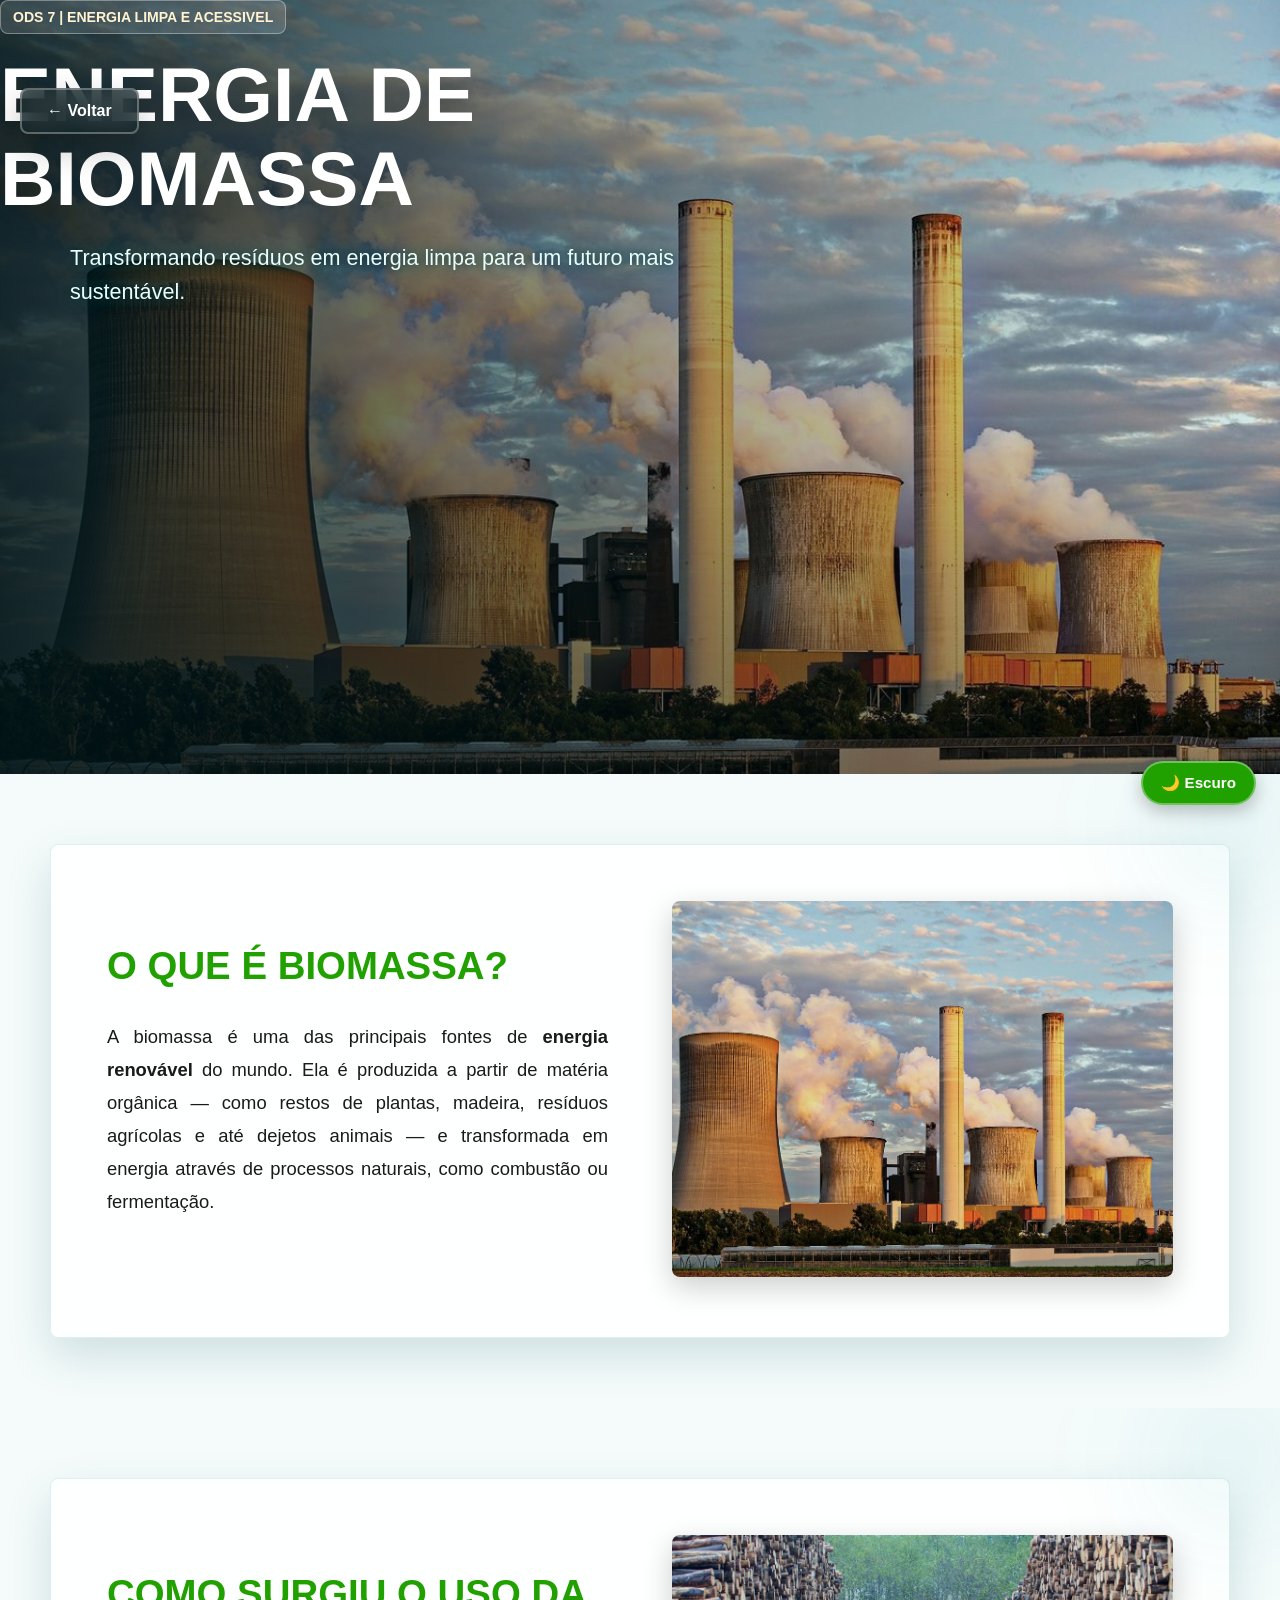
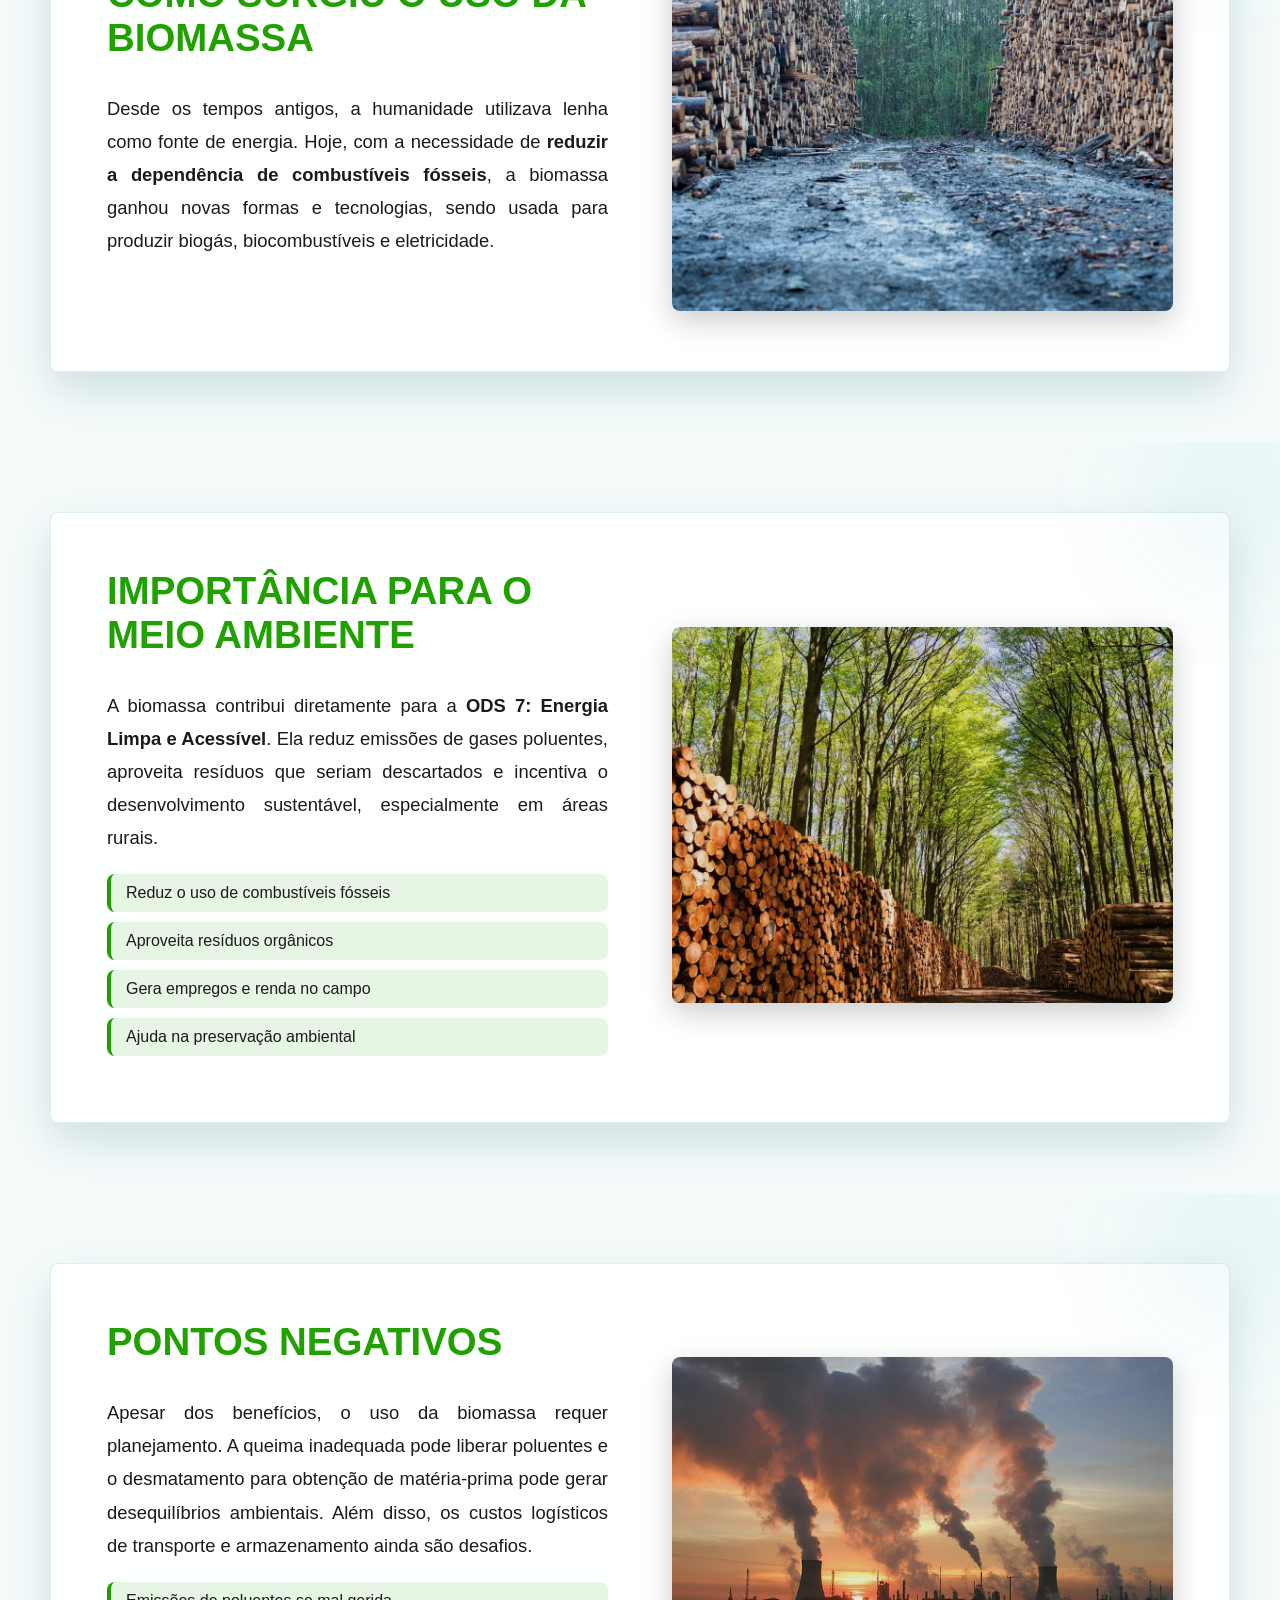
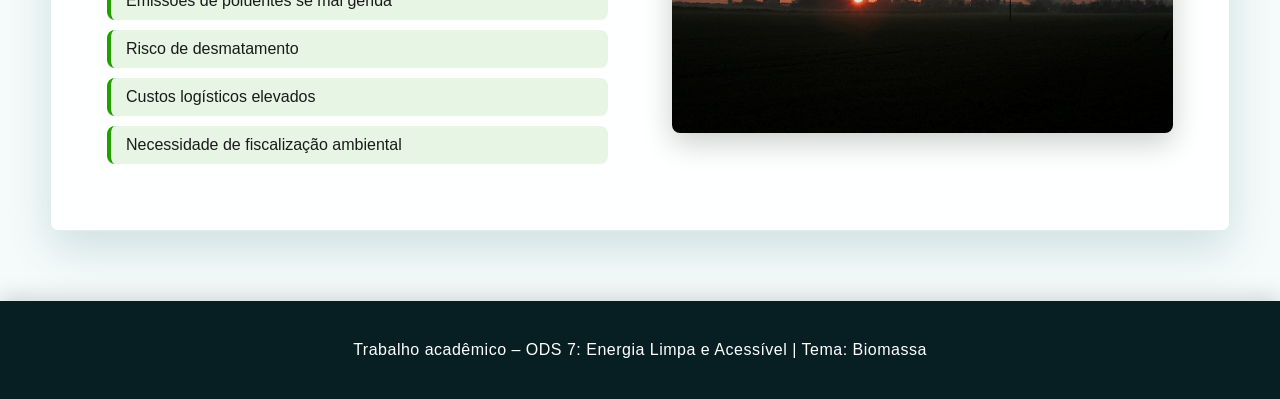
<file: biomassa/biomassa.html>
<!DOCTYPE html>
<html lang="pt-BR">
<head>
  <meta charset="UTF-8">
  <meta name="viewport" content="width=device-width, initial-scale=1.0">
  <title>Energia de Biomassa</title>
  <link rel="stylesheet" href="biomassa.css">
</head>
<body>


  <a href="../index.html" class="btn-voltar">← Voltar</a>

  

 <!-- HERO -->
<section class="hero" id="hero">
  <div class="hero-overlay">
    <div class="hero-text">
      <h1>Energia de Biomassa</h1>
      <p>Transformando resíduos em energia limpa para um futuro mais sustentável.</p>
    </div>
  </div>

  <!-- Contêiner das imagens do carrossel -->
  <div class="hero-bg">
    <img src="img/usina.jpg" class="slide active">
    <img src="img/imagem1.avif" class="slide">
    <img src="img/mata.jpg" class="slide">
    <img src="img/fumaça.jpg" class="slide">
  </div>
</section>



  <!-- O QUE É BIOMASSA -->
  <section class="section fade">
    <div class="section-content">
      <div class="text">
        <h2>O que é Biomassa?</h2>
        <p>
          A biomassa é uma das principais fontes de <strong>energia renovável</strong> do mundo. Ela é produzida a partir de matéria orgânica — como restos de plantas, madeira, resíduos agrícolas e até dejetos animais — e transformada em energia através de processos naturais, como combustão ou fermentação.
        </p>
      </div>
      <div class="image">
        <img src="img/usina.jpg" alt="Biomassa orgânica">
      </div>
    </div>
  </section>

  <!-- HISTÓRIA -->
  <section class="section alt fade">
    <div class="section-content reverse">
      <div class="image">
        <img src="img/imagem1.avif" alt="Usina de biomassa">
      </div>
      <div class="text">
        <h2>Como surgiu o uso da Biomassa</h2>
        <p>
          Desde os tempos antigos, a humanidade utilizava lenha como fonte de energia. Hoje, com a necessidade de <strong>reduzir a dependência de combustíveis fósseis</strong>, a biomassa ganhou novas formas e tecnologias, sendo usada para produzir biogás, biocombustíveis e eletricidade.
        </p>
      </div>
    </div>
  </section>

  <!-- IMPORTÂNCIA -->
  <section class="section fade">
    <div class="section-content">
      <div class="text">
        <h2>Importância para o Meio Ambiente</h2>
        <p>
          A biomassa contribui diretamente para a <strong>ODS 7: Energia Limpa e Acessível</strong>. Ela reduz emissões de gases poluentes, aproveita resíduos que seriam descartados e incentiva o desenvolvimento sustentável, especialmente em áreas rurais.
        </p>
        <ul>
          <li>Reduz o uso de combustíveis fósseis</li>
          <li>Aproveita resíduos orgânicos</li>
          <li>Gera empregos e renda no campo</li>
          <li>Ajuda na preservação ambiental</li>
        </ul>
      </div>
      <div class="image">
        <img src="img/mata.jpg" alt="Energia sustentável">
      </div>
    </div>
  </section>

  <!-- PONTOS NEGATIVOS -->
  <section class="section alt fade">
    <div class="section-content reverse">
      <div class="image">
        <img src="img/fumaça.jpg" alt="Impactos ambientais">
      </div>
      <div class="text">
        <h2>Pontos Negativos</h2>
        <p>
          Apesar dos benefícios, o uso da biomassa requer planejamento. A queima inadequada pode liberar poluentes e o desmatamento para obtenção de matéria-prima pode gerar desequilíbrios ambientais. Além disso, os custos logísticos de transporte e armazenamento ainda são desafios.
        </p>
        <ul>
          <li>Emissões de poluentes se mal gerida</li>
          <li>Risco de desmatamento</li>
          <li>Custos logísticos elevados</li>
          <li>Necessidade de fiscalização ambiental</li>
        </ul>
      </div>
    </div>
  </section>

  <footer>
    <p>Trabalho acadêmico – ODS 7: Energia Limpa e Acessível | Tema: Biomassa</p>
  </footer>

  <script src="biomassa.js"></script>
</body>
</html>
</file>
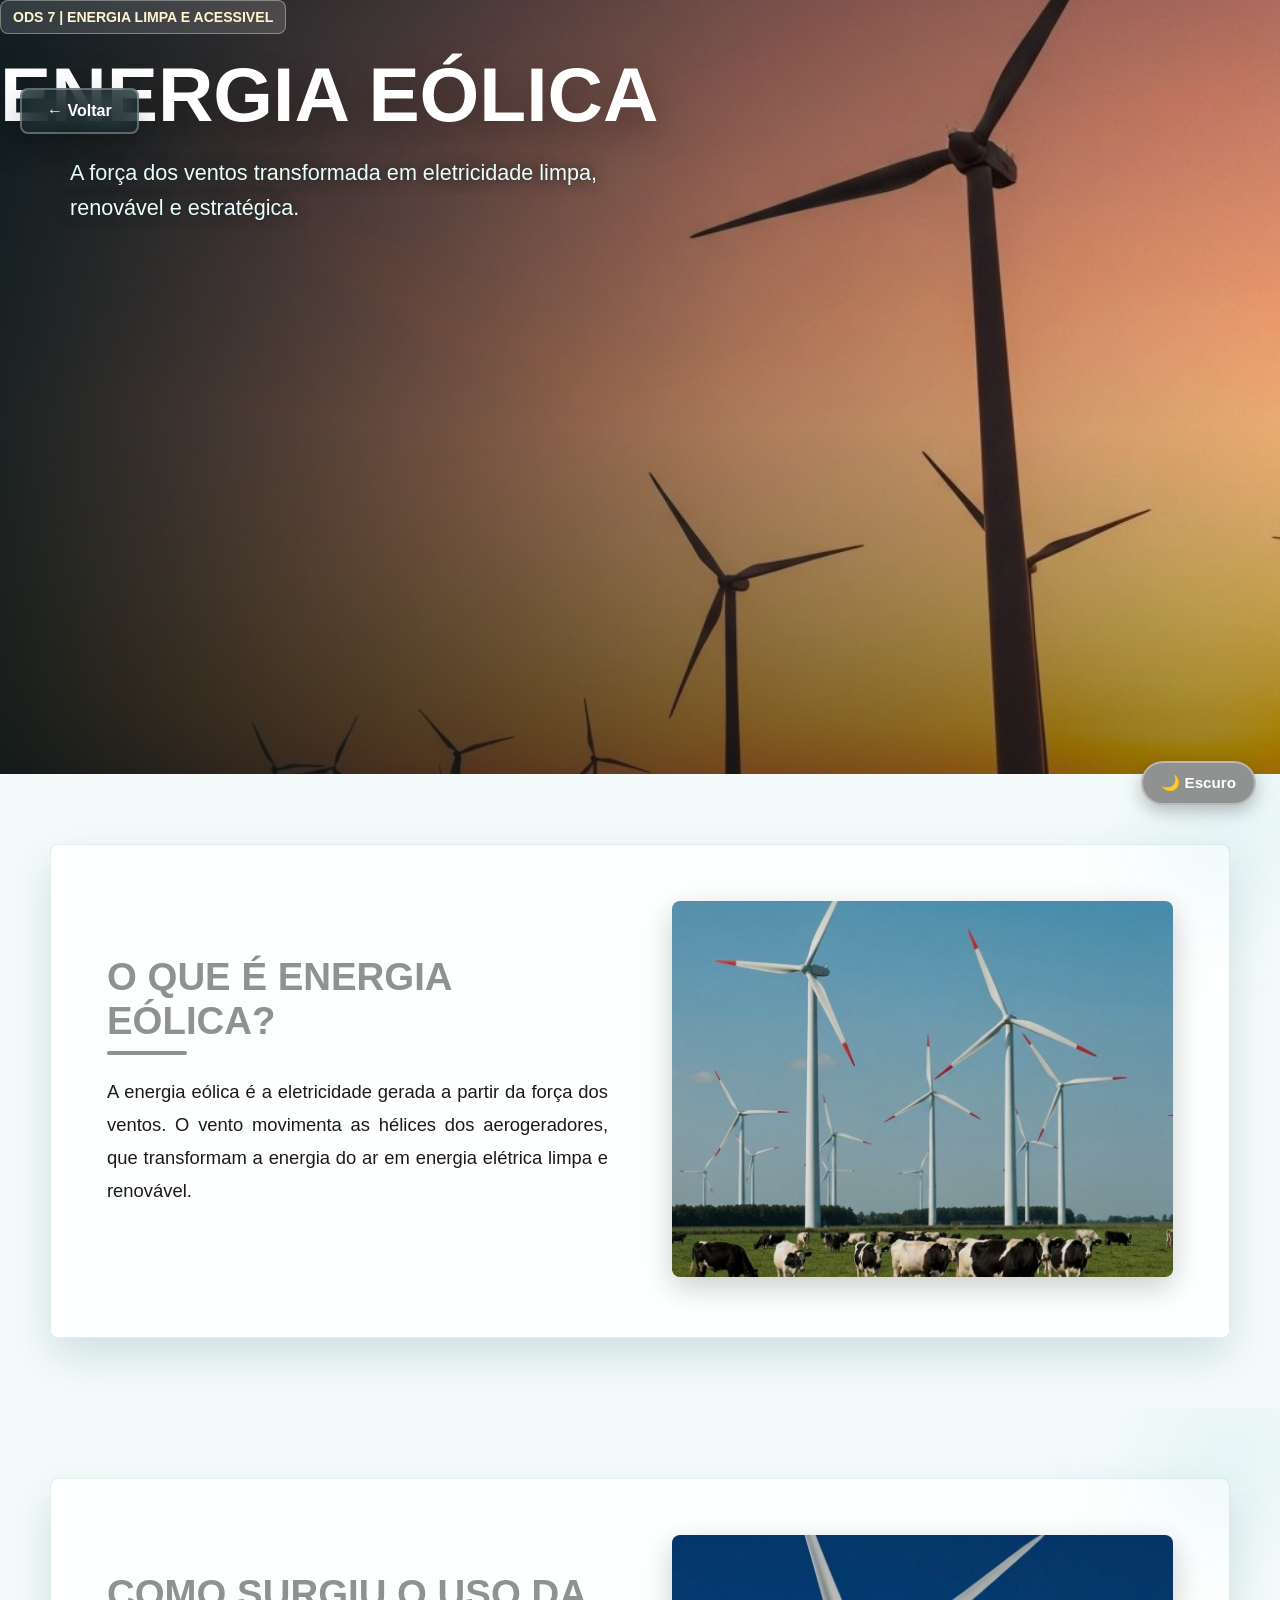
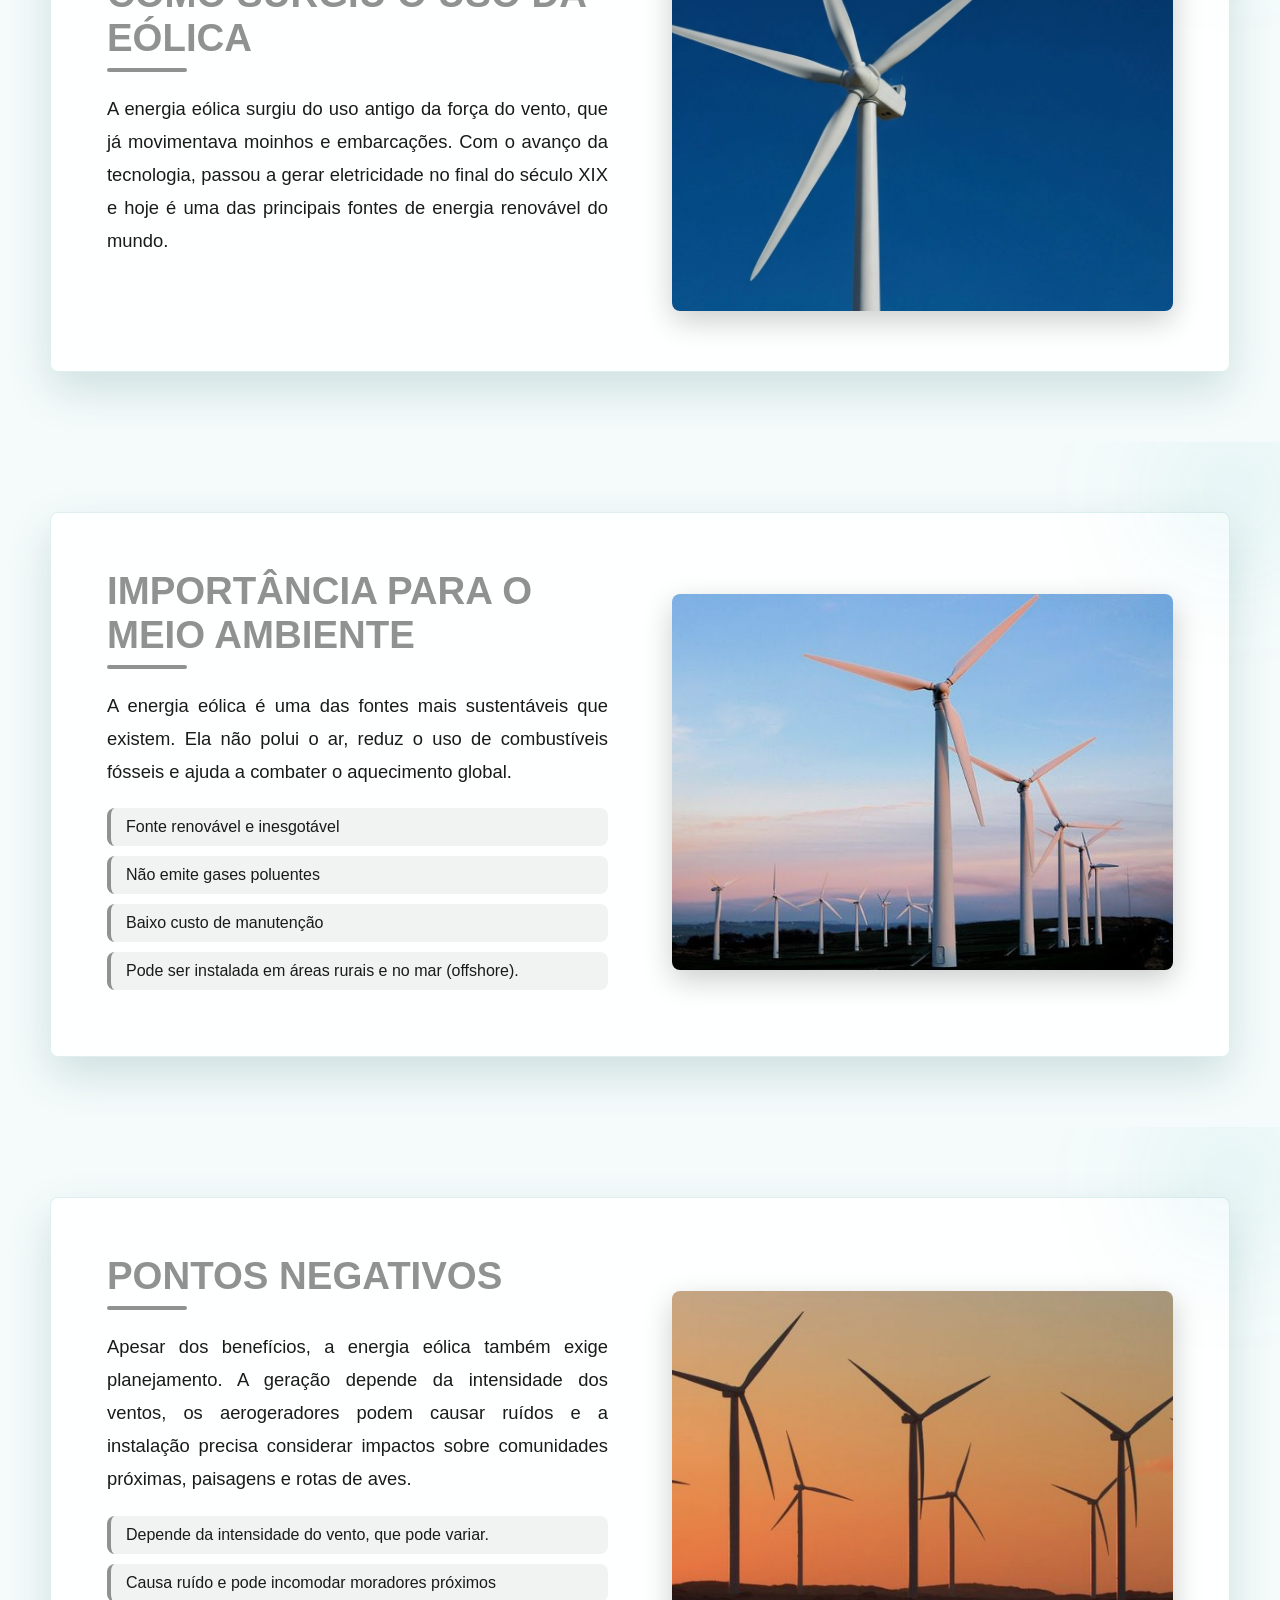
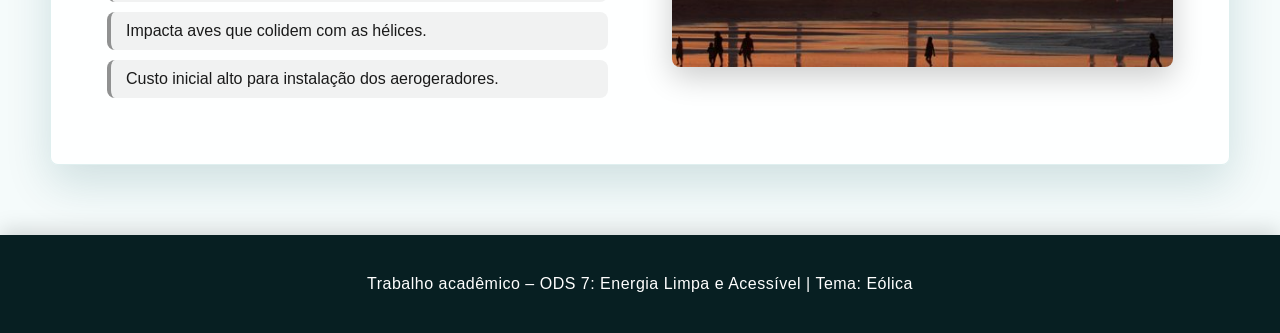
<file: Eólica/eolica.html>
<!DOCTYPE html>
<html lang="pt-BR">
<head>
  <meta charset="UTF-8">
  <meta name="viewport" content="width=device-width, initial-scale=1.0">
  <title>Energia Eólica</title>
  <link rel="stylesheet" href="eolica.css">
</head>
<body>


  <a href="../index.html" class="btn-voltar">← Voltar</a>

 <!-- HERO -->
<section class="hero" id="hero">
  <div class="hero-overlay">
    <div class="hero-text">
      <h1>Energia Eólica</h1>
      <p>A força dos ventos transformada em eletricidade limpa, renovável e estratégica.</p>
    </div>
  </div>

  <!-- Contêiner das imagens do carrossel -->
  <div class="hero-bg">
    <img src="img/hero-1.jpg" class="slide active">
    <img src="img/hero-3.jpg" class="slide">
    <img src="img/offshore-futuro.jpg" class="slide">
    <img src="img/parque-brasil.jpg" class="slide">
  </div>
</section>



  <!-- O QUE É BIOMASSA -->
  <section class="section fade">
    <div class="section-content">
      <div class="text">
        <h2>O que é Energia Eólica?</h2>
        <p>
          A energia eólica é a eletricidade gerada a partir da força dos ventos. O vento movimenta as hélices dos aerogeradores, que transformam a energia do ar em energia elétrica limpa e renovável.
        </p>
      </div>
      <div class="image">
        <img src="img/parque-gado.jpg" alt="Eólica orgânica">
      </div>
    </div>
  </section>

  <!-- HISTÓRIA -->
  <section class="section alt fade">
    <div class="section-content reverse">
      <div class="image">
        <img src="img/turbina-moderna.jpg" alt="Eólica">
      </div>
      <div class="text">
        <h2>Como surgiu o uso da Eólica</h2>
        <p>
        A energia eólica surgiu do uso antigo da força do vento, que já movimentava moinhos e embarcações. Com o avanço da tecnologia, passou a gerar eletricidade no final do século XIX e hoje é uma das principais fontes de energia renovável do mundo.
        </p>
      </div>
    </div>
  </section>

  <!-- IMPORTÂNCIA -->
  <section class="section fade">
    <div class="section-content">
      <div class="text">
        <h2>Importância para o Meio Ambiente</h2>
        <p>
        A energia eólica é uma das fontes mais sustentáveis que existem.
        Ela não polui o ar, reduz o uso de combustíveis fósseis e ajuda a combater o aquecimento global.
        </p>
        <ul>
          <li>Fonte renovável e inesgotável</li>
          <li>Não emite gases poluentes</li>
          <li>Baixo custo de manutenção</li>
          <li>Pode ser instalada em áreas rurais e no mar (offshore).</li>
        </ul>
      </div>
      <div class="image">
        <img src="img/img 8.jpg" alt="Energia Eólica">
      </div>
    </div>
  </section>

  <!-- PONTOS NEGATIVOS -->
  <section class="section alt fade">
    <div class="section-content reverse">
      <div class="image">
        <img src="img/img 9.jpg" alt="Impactos ambientais">
      </div>
      <div class="text">
        <h2>Pontos Negativos</h2>
        <p>
          Apesar dos benefícios, a energia eólica também exige planejamento. A geração depende da intensidade dos ventos, os aerogeradores podem causar ruídos e a instalação precisa considerar impactos sobre comunidades próximas, paisagens e rotas de aves.
        </p>
        <ul>
          <li>Depende da intensidade do vento, que pode variar.</li>
          <li>Causa ruído e pode incomodar moradores próximos</li>
          <li>Impacta aves que colidem com as hélices.</li>
          <li>Custo inicial alto para instalação dos aerogeradores.</li>
        </ul>
      </div>
    </div>
  </section>

  <footer>
    <p>Trabalho acadêmico – ODS 7: Energia Limpa e Acessível | Tema: Eólica</p>
  </footer>

  <script src="eolica.js"></script>
</body>
</html>
</file>
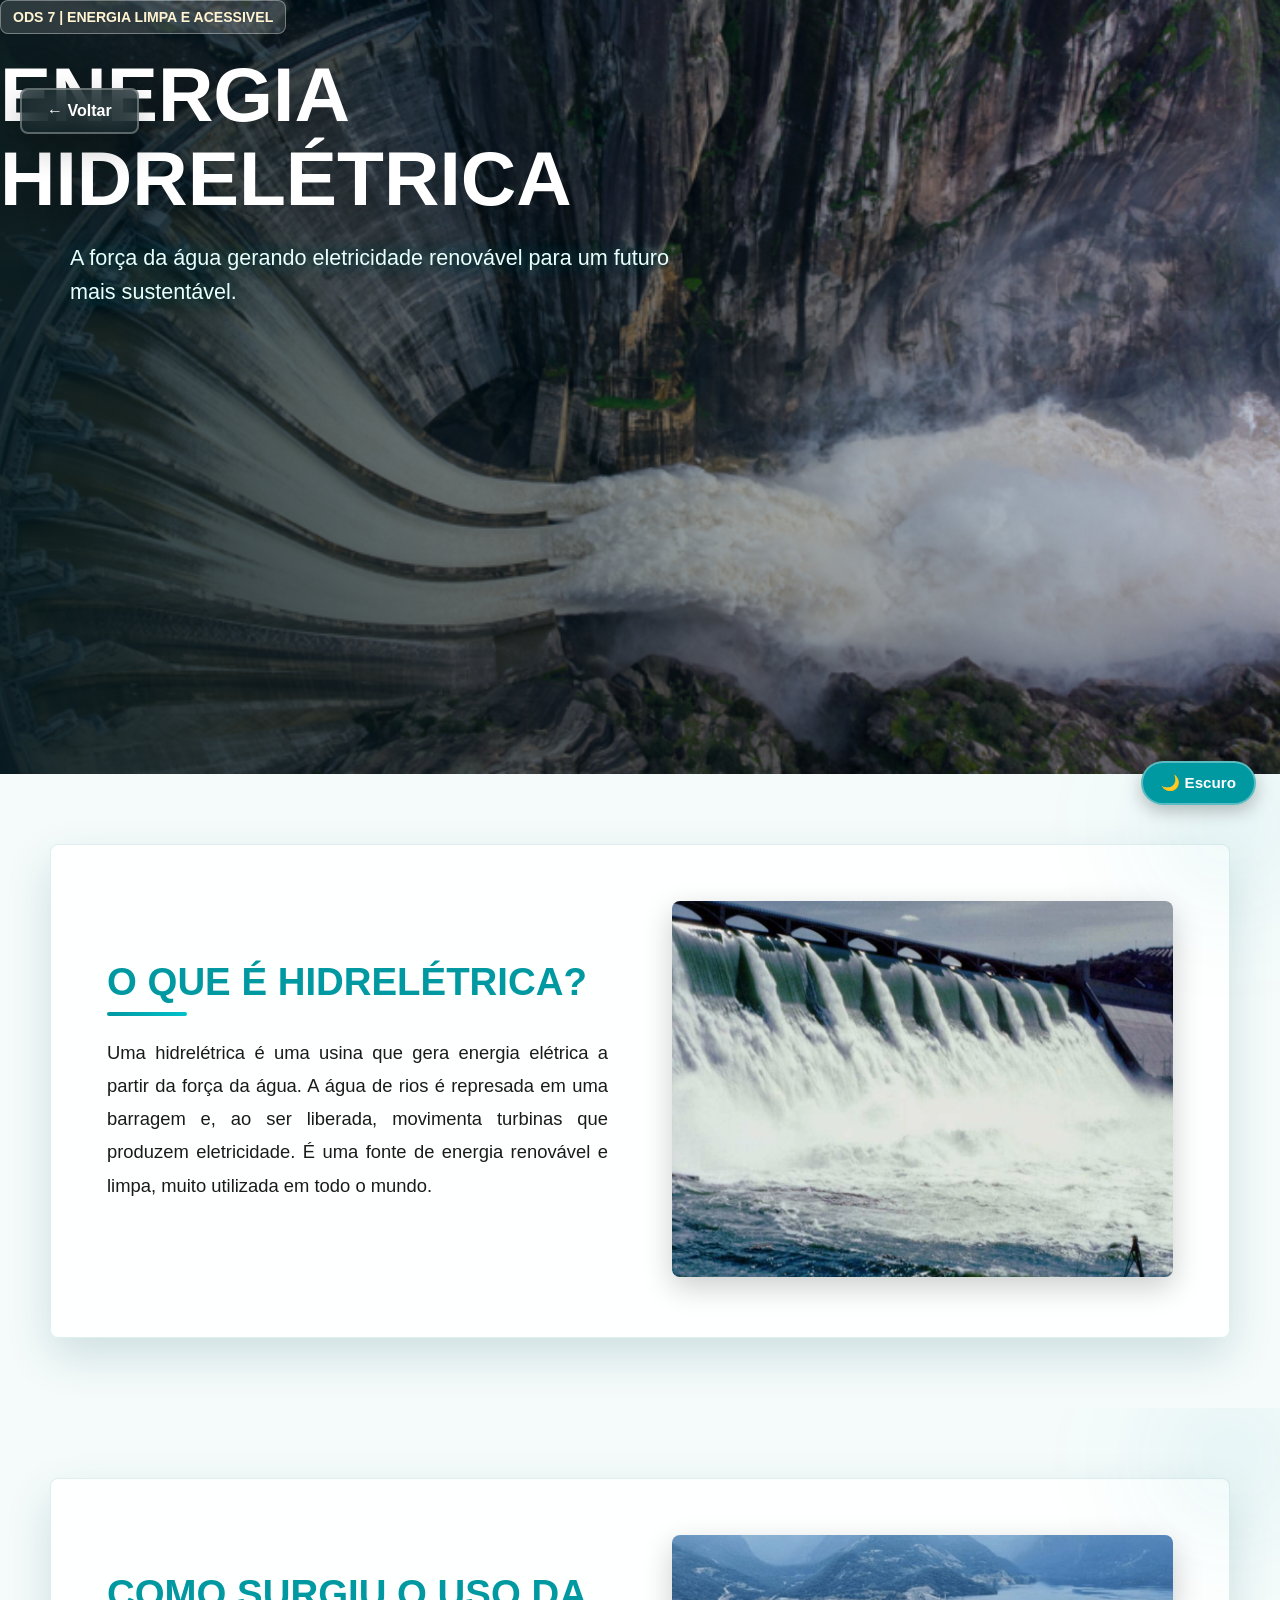
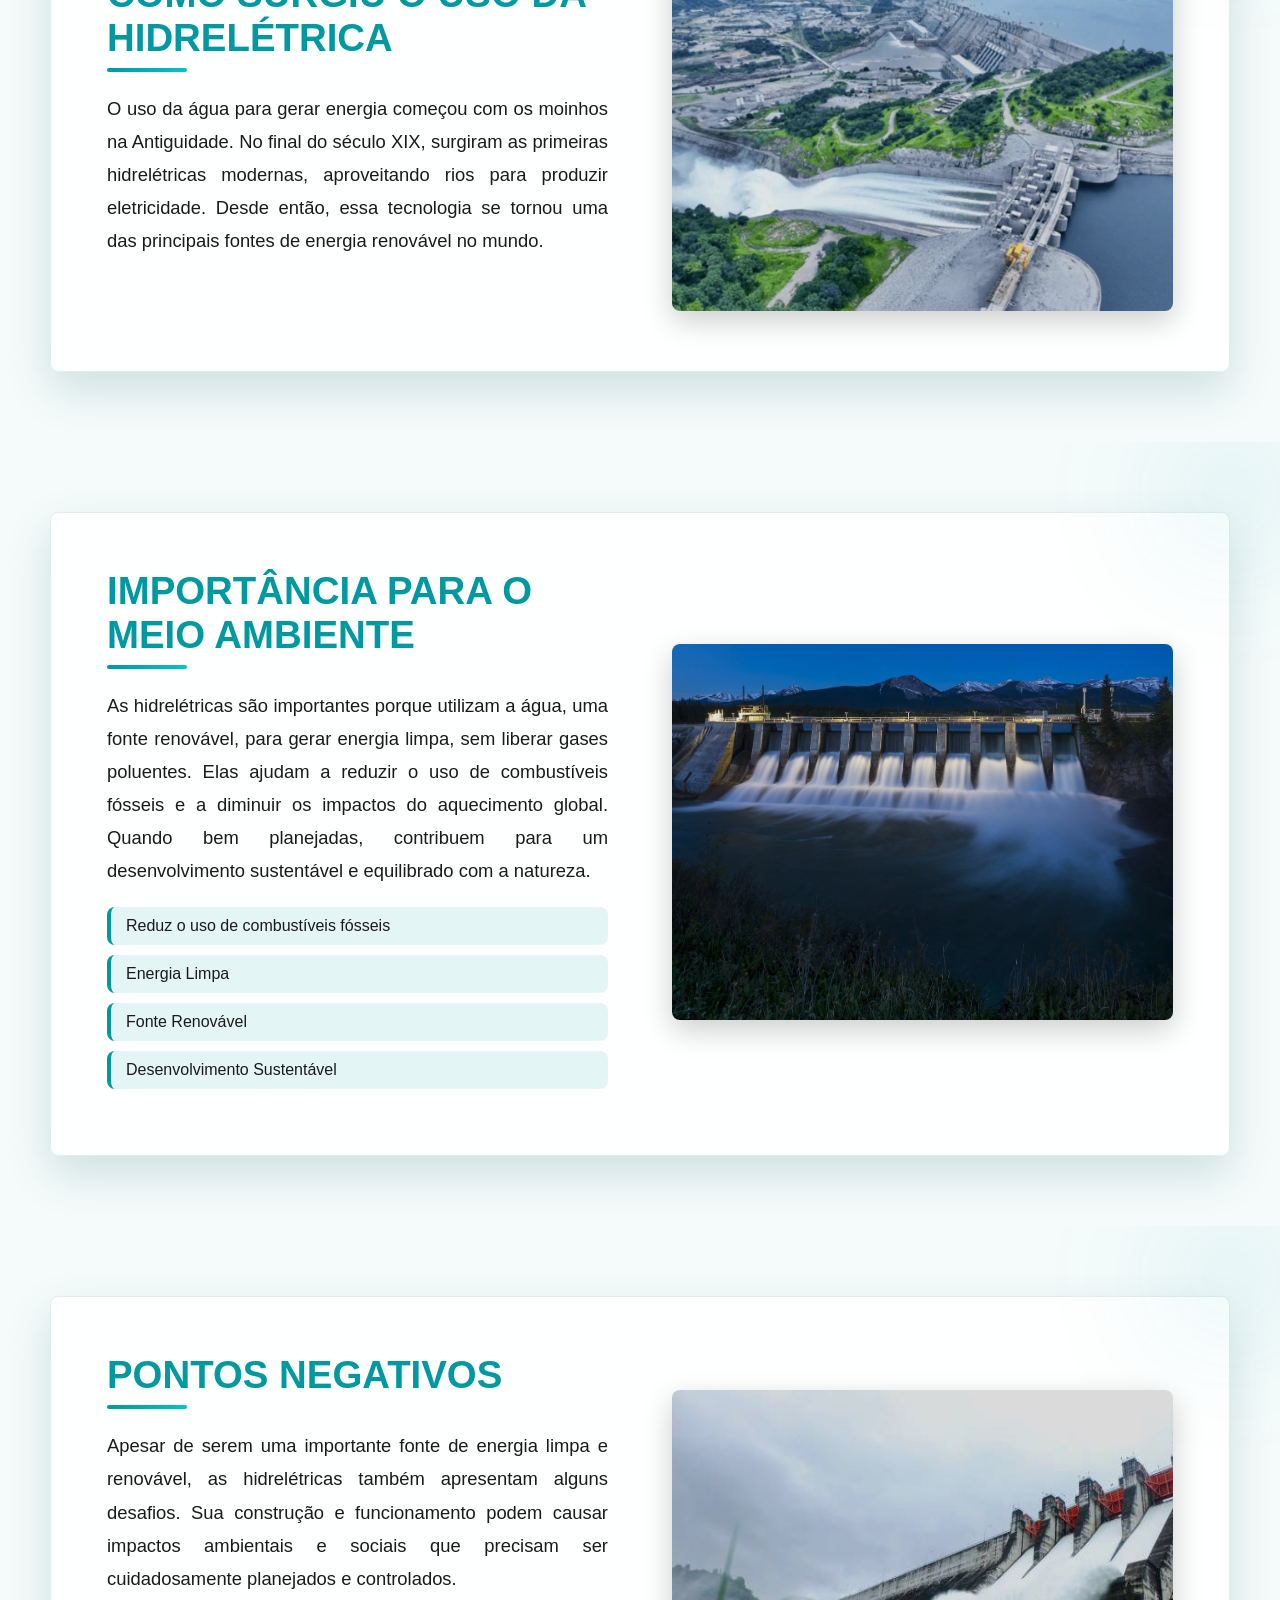
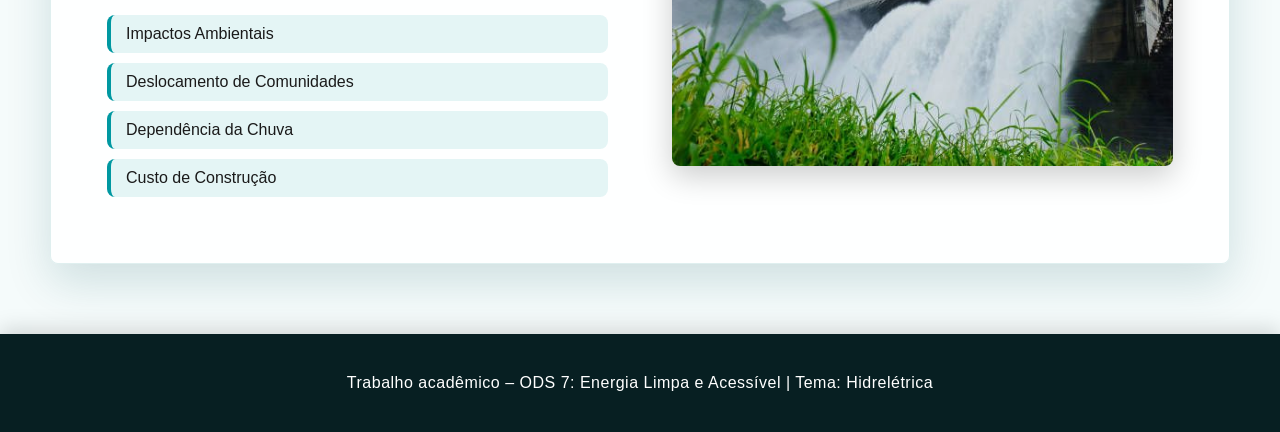
<file: Hidrelétrica/hidreletrica.html>
<!DOCTYPE html>
<html lang="pt-BR">
<head>
  <meta charset="UTF-8">
  <meta name="viewport" content="width=device-width, initial-scale=1.0">
  <title>Energia Hidrelétrica</title>
  <link rel="stylesheet" href="hidreletrica.css">
</head>
<body>


  <a href="../index.html" class="btn-voltar">← Voltar</a>

 <!-- HERO -->
<section class="hero" id="hero">
  <div class="hero-overlay">
    <div class="hero-text">
      <h1>Energia Hidrelétrica</h1>
      <p>A força da água gerando eletricidade renovável para um futuro mais sustentável.</p>
    </div>
  </div>

  <!-- Contêiner das imagens do carrossel -->
  <div class="hero-bg">
    <img src="img/Hidra img/Inicio.jpg" class="slide active">
    <img src="img/Hidra img/hydro_global_2400x1160.jpg" class="slide">
    <img src="img/Hidra img/operador-usina-hidreletrica.webp" class="slide">
    <img src="img/Hidra img/Img 4.webp" class="slide">
  </div>
</section>



  <!-- O QUE É BIOMASSA -->
  <section class="section fade">
    <div class="section-content">
      <div class="text">
        <h2>O que é Hidrelétrica?</h2>
        <p>
          Uma hidrelétrica é uma usina que gera energia elétrica a partir da força da água. A água de rios é represada em uma barragem e, ao ser liberada, movimenta turbinas que produzem eletricidade. É uma fonte de energia renovável e limpa, muito utilizada em todo o mundo.
        </p>
      </div>
      <div class="image">
        <img src="img/Hidra img/hidra 5.jpg" alt="Hidraeletrica">
      </div>
    </div>
  </section>

  <!-- HISTÓRIA -->
  <section class="section alt fade">
    <div class="section-content reverse">
      <div class="image">
        <img src="img/Hidra img/img 6.jpg" alt="Usina de biomassa">
      </div>
      <div class="text">
        <h2>Como surgiu o uso da Hidrelétrica</h2>
        <p>
        O uso da água para gerar energia começou com os moinhos na Antiguidade. No final do século XIX, surgiram as primeiras hidrelétricas modernas, aproveitando rios para produzir eletricidade. Desde então, essa tecnologia se tornou uma das principais fontes de energia renovável no mundo.
        </p>
      </div>
    </div>
  </section>

  <!-- IMPORTÂNCIA -->
  <section class="section fade">
    <div class="section-content">
      <div class="text">
        <h2>Importância para o Meio Ambiente</h2>
        <p>
          As hidrelétricas são importantes porque utilizam a água, uma fonte renovável, para gerar energia limpa, sem liberar gases poluentes. Elas ajudam a reduzir o uso de combustíveis fósseis e a diminuir os impactos do aquecimento global. Quando bem planejadas, contribuem para um desenvolvimento sustentável e equilibrado com a natureza.
        </p>
        <ul>
          <li>Reduz o uso de combustíveis fósseis</li>
          <li>Energia Limpa</li>
          <li>Fonte Renovável</li>
          <li>Desenvolvimento Sustentável</li>
        </ul>
      </div>
      <div class="image">
        <img src="img/Hidra img/img 7 ct.jpg" alt="Energia sustentável">
      </div>
    </div>
  </section>

  <!-- PONTOS NEGATIVOS -->
  <section class="section alt fade">
    <div class="section-content reverse">
      <div class="image">
        <img src="img/Hidra img/img 8.jpg" alt="Impactos ambientais">
      </div>
      <div class="text">
        <h2>Pontos Negativos</h2>
        <p>
          Apesar de serem uma importante fonte de energia limpa e renovável, as hidrelétricas também apresentam alguns desafios. Sua construção e funcionamento podem causar impactos ambientais e sociais que precisam ser cuidadosamente planejados e controlados.
        </p>
        <ul>
          <li>Impactos Ambientais</li>
          <li>Deslocamento de Comunidades</li>
          <li>Dependência da Chuva</li>
          <li>Custo de Construção</li>
        </ul>
      </div>
    </div>
  </section>

  <footer>
    <p>Trabalho acadêmico – ODS 7: Energia Limpa e Acessível | Tema: Hidrelétrica</p>
  </footer>

  <script src="hidreletrica.js"></script>
</body>
</html>
</file>
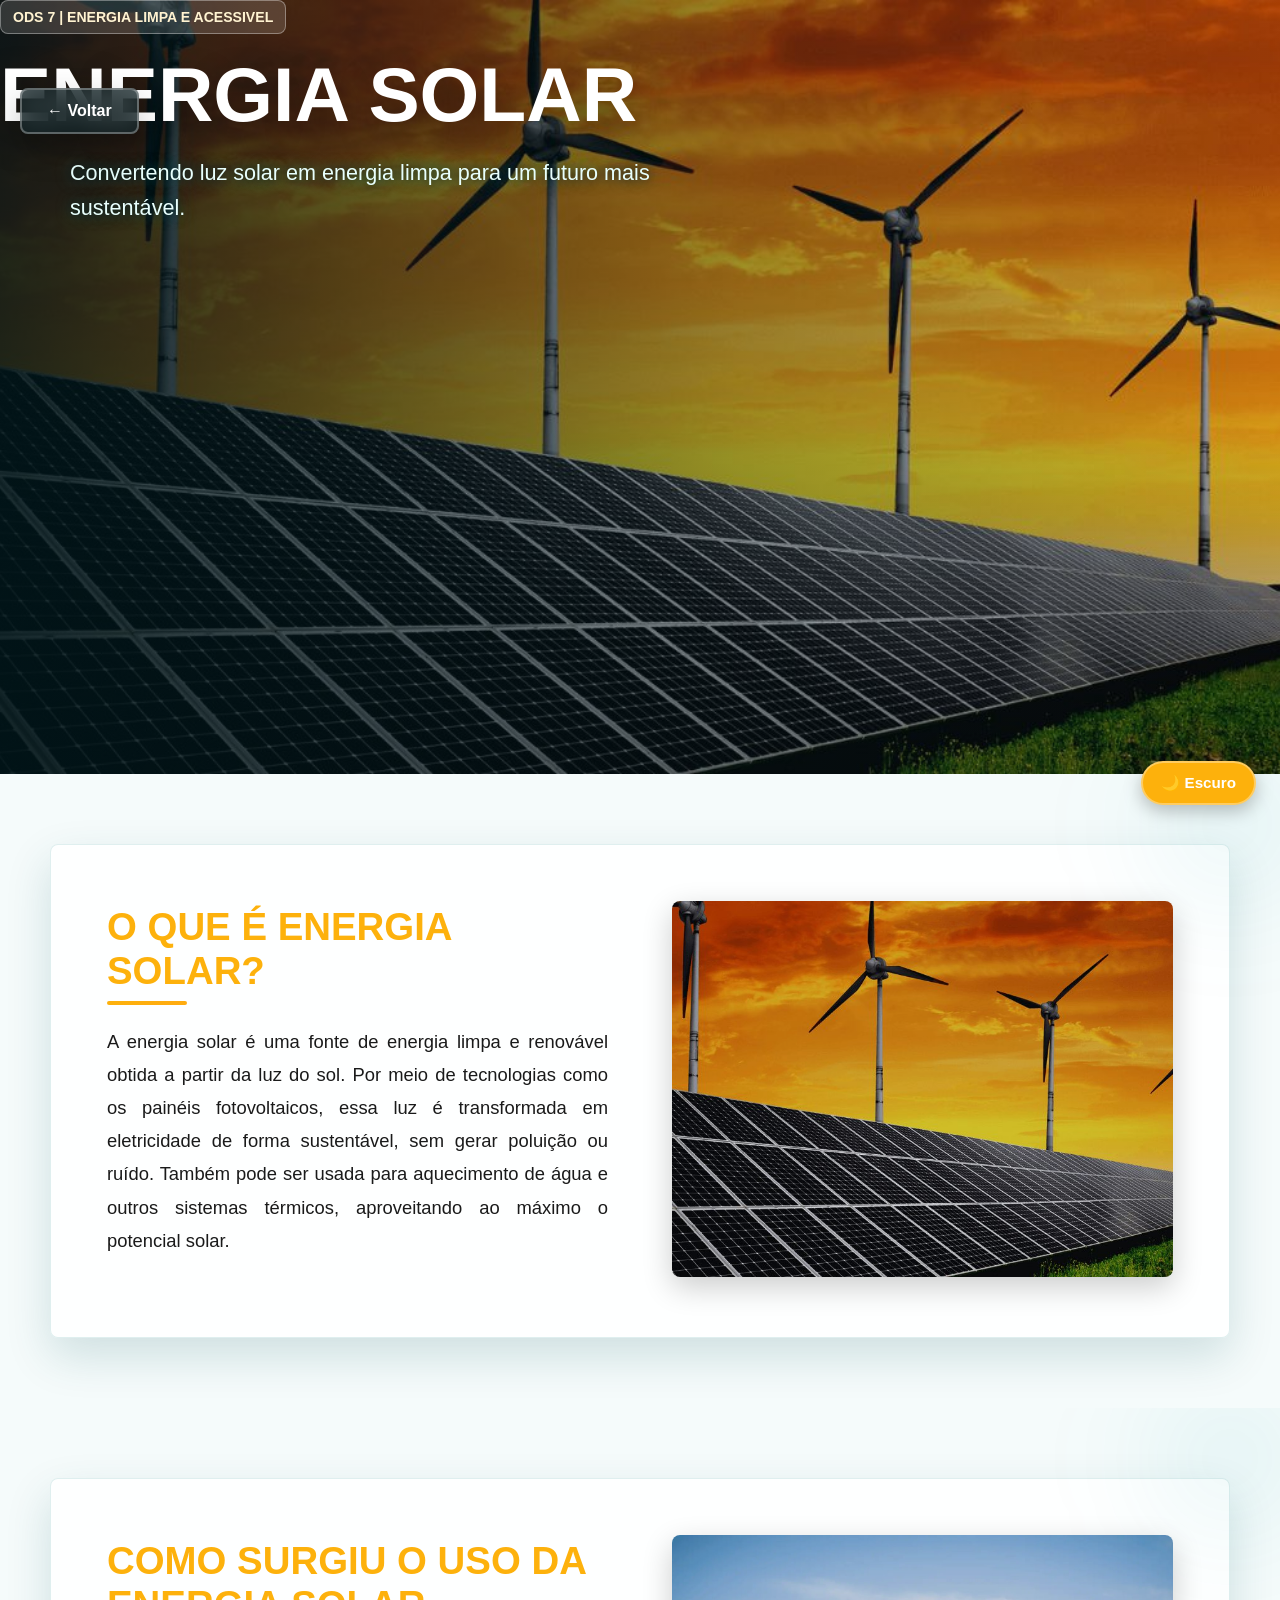
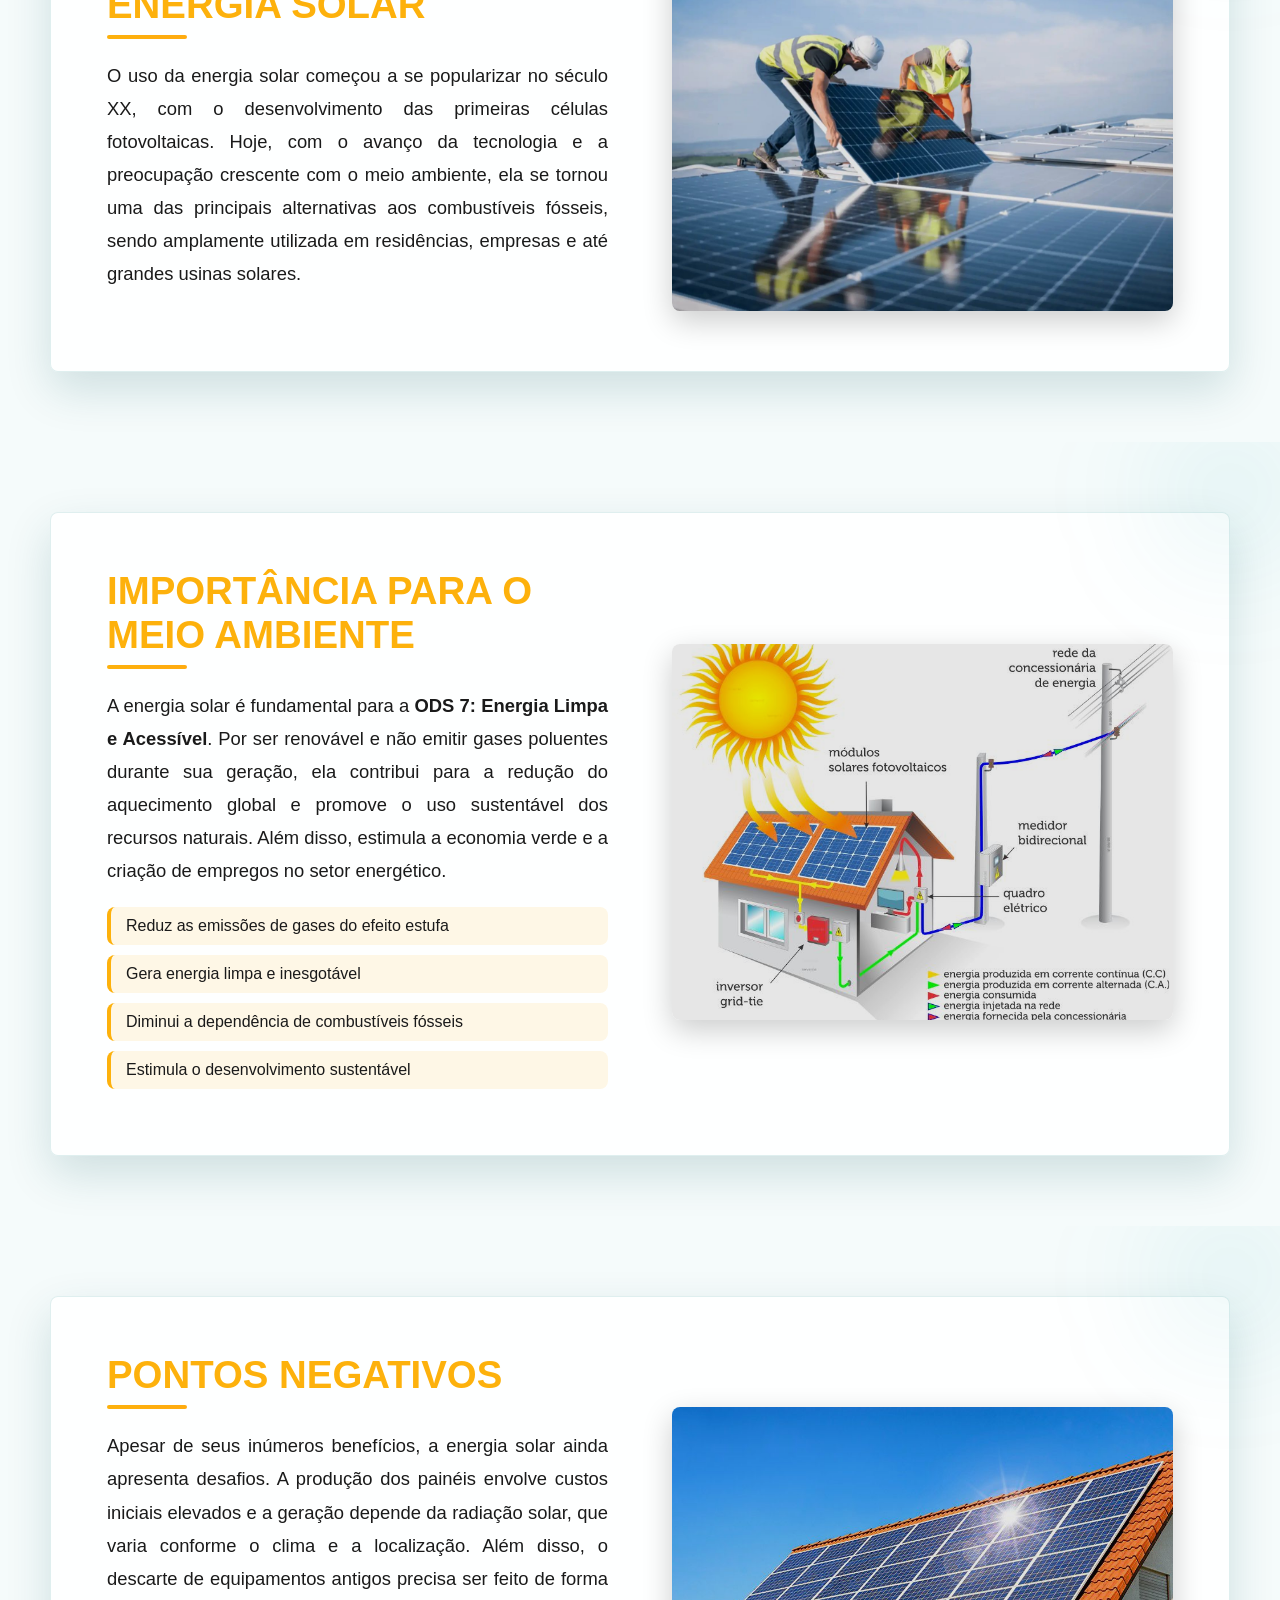
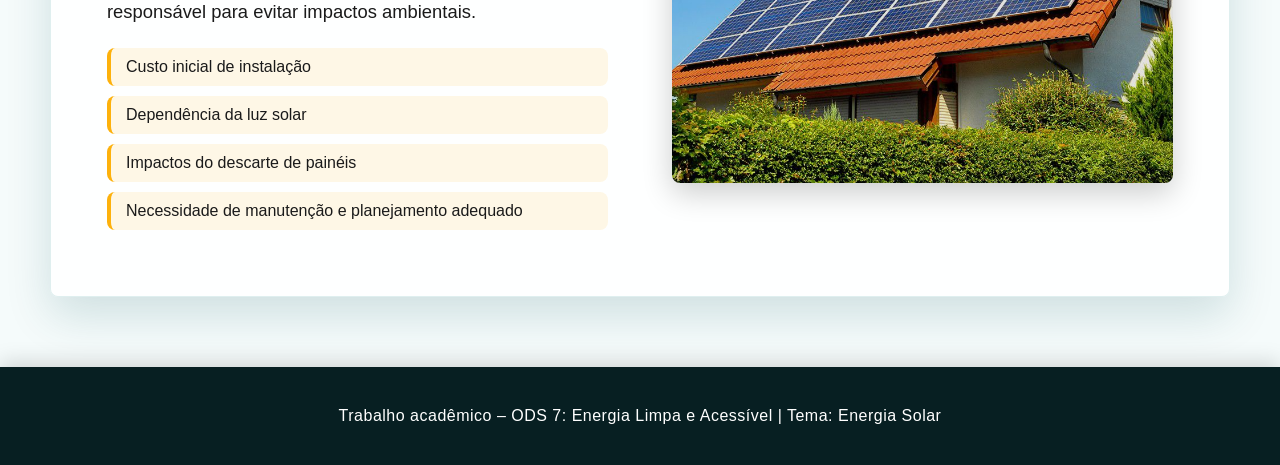
<file: solar/solar.html>
<!DOCTYPE html>
<html lang="pt-BR">
<head>
  <meta charset="UTF-8">
  <meta name="viewport" content="width=device-width, initial-scale=1.0">
  <title>Energia Solar</title>
  <link rel="stylesheet" href="solar.css">
</head>
<body>


  <a href="../index.html" class="btn-voltar">← Voltar</a>

 <!-- HERO -->
<section class="hero" id="hero">
  <div class="hero-overlay">
    <div class="hero-text"> 
      <h1>Energia Solar</h1>
      <p>Convertendo luz solar em energia limpa para um futuro mais sustentável.</p>
    </div>
  </div>

  <!-- Contêiner das imagens do carrossel -->
  <div class="hero-bg">
    <img src="img/1.jpg" class="slide active">
    <img src="img/2.jpg" class="slide">
    <img src="img/3.jpg" class="slide">
    <img src="img/5.jpg" class="slide">
  </div>
</section>



  <!-- O QUE É BIOMASSA -->
  <section class="section fade">
    <div class="section-content">
      <div class="text">
        <h2>O que é Energia Solar?</h2>
        <p>
          A energia solar é uma fonte de energia limpa e renovável obtida a partir da luz do sol. Por meio de tecnologias como os painéis fotovoltaicos, essa luz é transformada em eletricidade de forma sustentável, sem gerar poluição ou ruído. Também pode ser usada para aquecimento de água e outros sistemas térmicos, aproveitando ao máximo o potencial solar.
        </p>
      </div>
      <div class="image">
        <img src="img/1.jpg" alt="Energia Solar">
      </div>
    </div>
  </section>

  <!-- HISTÓRIA -->
  <section class="section alt fade">
    <div class="section-content reverse">
      <div class="image">
        <img src="img/2.jpg" alt="Usina de biomassa">
      </div>
      <div class="text">
        <h2>Como surgiu o uso da Energia Solar</h2>
        <p>
          O uso da energia solar começou a se popularizar no século XX, com o desenvolvimento das primeiras células fotovoltaicas. Hoje, com o avanço da tecnologia e a preocupação crescente com o meio ambiente, ela se tornou uma das principais alternativas aos combustíveis fósseis, sendo amplamente utilizada em residências, empresas e até grandes usinas solares.        </p>
      </div>
    </div>
  </section>

  <!-- IMPORTÂNCIA -->
  <section class="section fade">
    <div class="section-content">
      <div class="text">
        <h2>Importância para o Meio Ambiente</h2>
        <p>
          A energia solar é fundamental para a <strong>ODS 7: Energia Limpa e Acessível</strong>. Por ser renovável e não emitir gases poluentes durante sua geração, ela contribui para a redução do aquecimento global e promove o uso sustentável dos recursos naturais. Além disso, estimula a economia verde e a criação de empregos no setor energético.
        </p>
        <ul>
          <li>Reduz as emissões de gases do efeito estufa</li>
          <li>Gera energia limpa e inesgotável</li>
          <li>Diminui a dependência de combustíveis fósseis</li>
          <li>Estimula o desenvolvimento sustentável</li>
        </ul>
      </div>
      <div class="image">
        <img src="img/4.jpg" alt="Energia sustentável">
      </div>
    </div>
  </section>

  <!-- PONTOS NEGATIVOS -->
  <section class="section alt fade">
    <div class="section-content reverse">
      <div class="image">
        <img src="img/3.jpg" alt="Impactos ambientais">
      </div>
      <div class="text">
        <h2>Pontos Negativos</h2>
        <p>
          Apesar de seus inúmeros benefícios, a energia solar ainda apresenta desafios. A produção dos painéis envolve custos iniciais elevados e a geração depende da radiação solar, que varia conforme o clima e a localização. Além disso, o descarte de equipamentos antigos precisa ser feito de forma responsável para evitar impactos ambientais.
        </p>
        <ul>
          <li>Custo inicial de instalação</li>
          <li>Dependência da luz solar</li>
          <li>Impactos do descarte de painéis</li>
          <li>Necessidade de manutenção e planejamento adequado</li>
        </ul>
      </div>
    </div>
  </section>

  <footer>
    <p>Trabalho acadêmico – ODS 7: Energia Limpa e Acessível | Tema: Energia Solar</p>
  </footer>

  <script src="solar.js"></script>
</body>
</html>
</file>
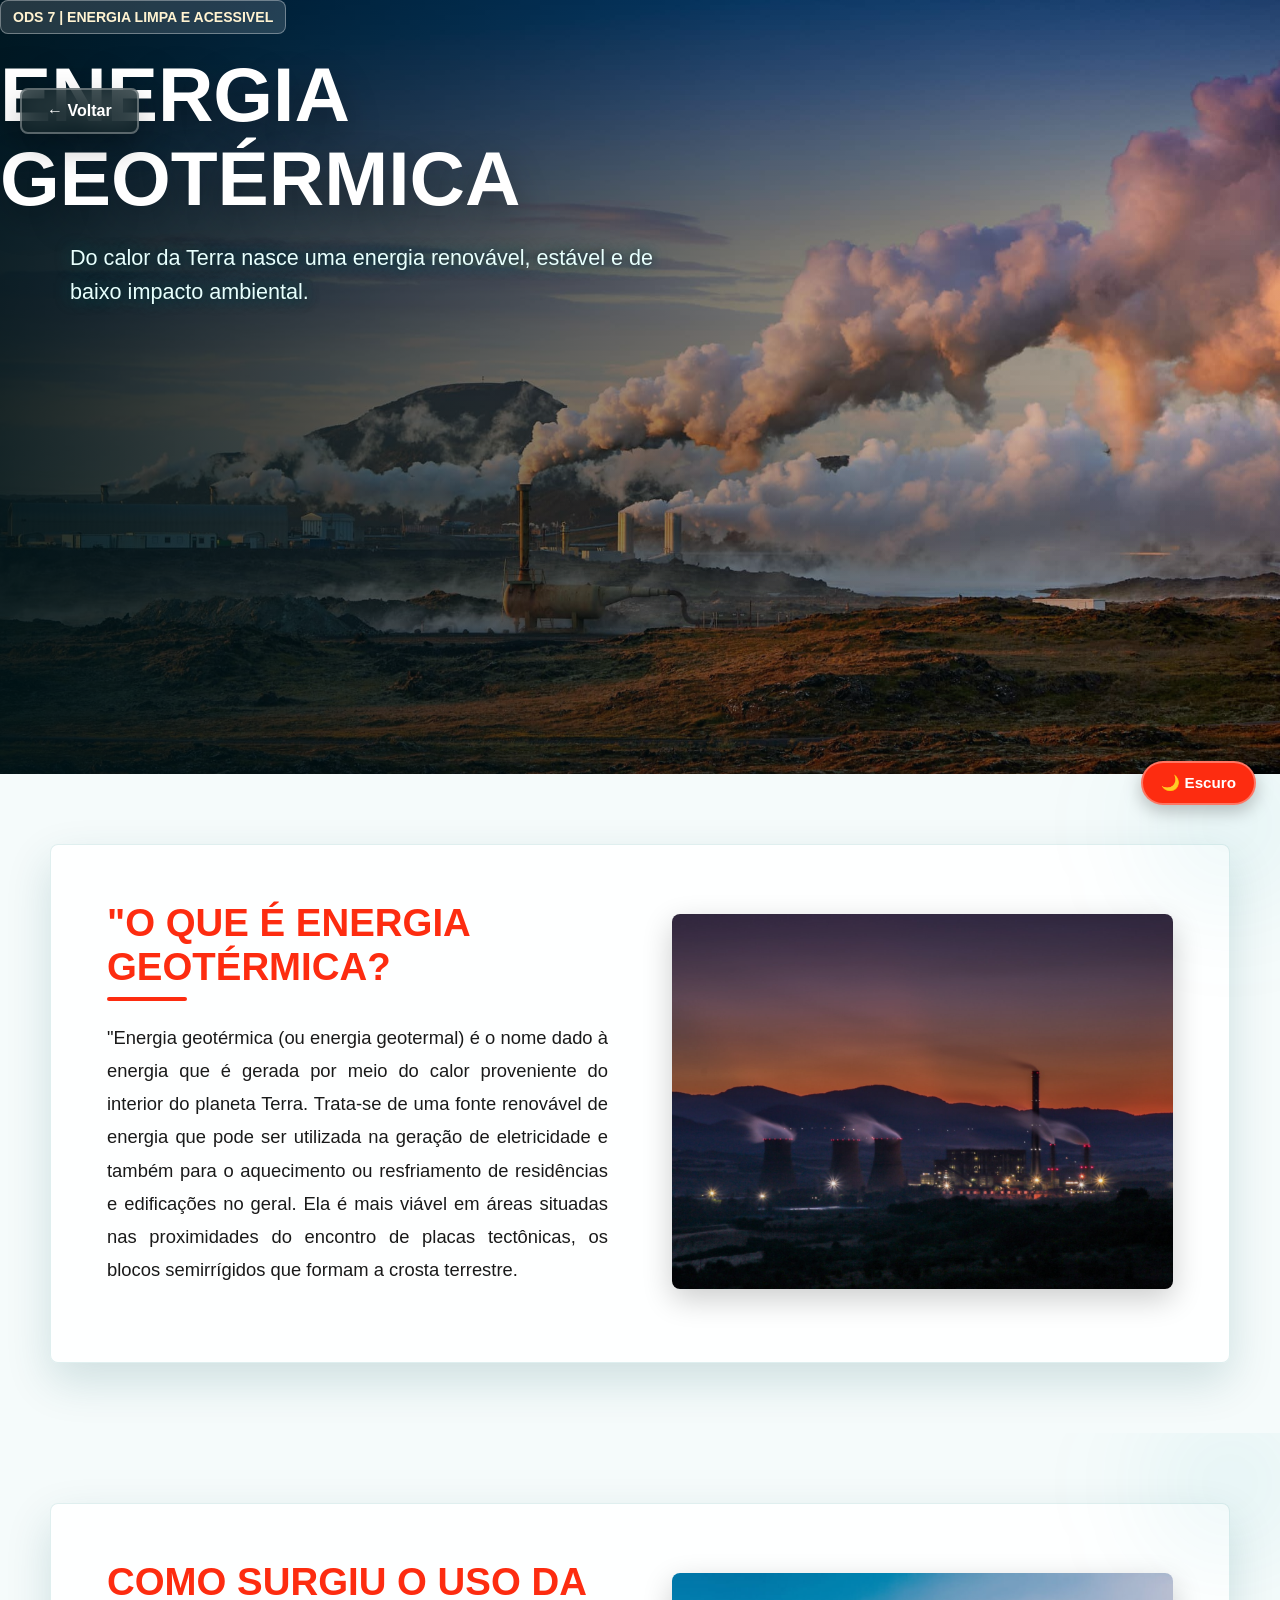
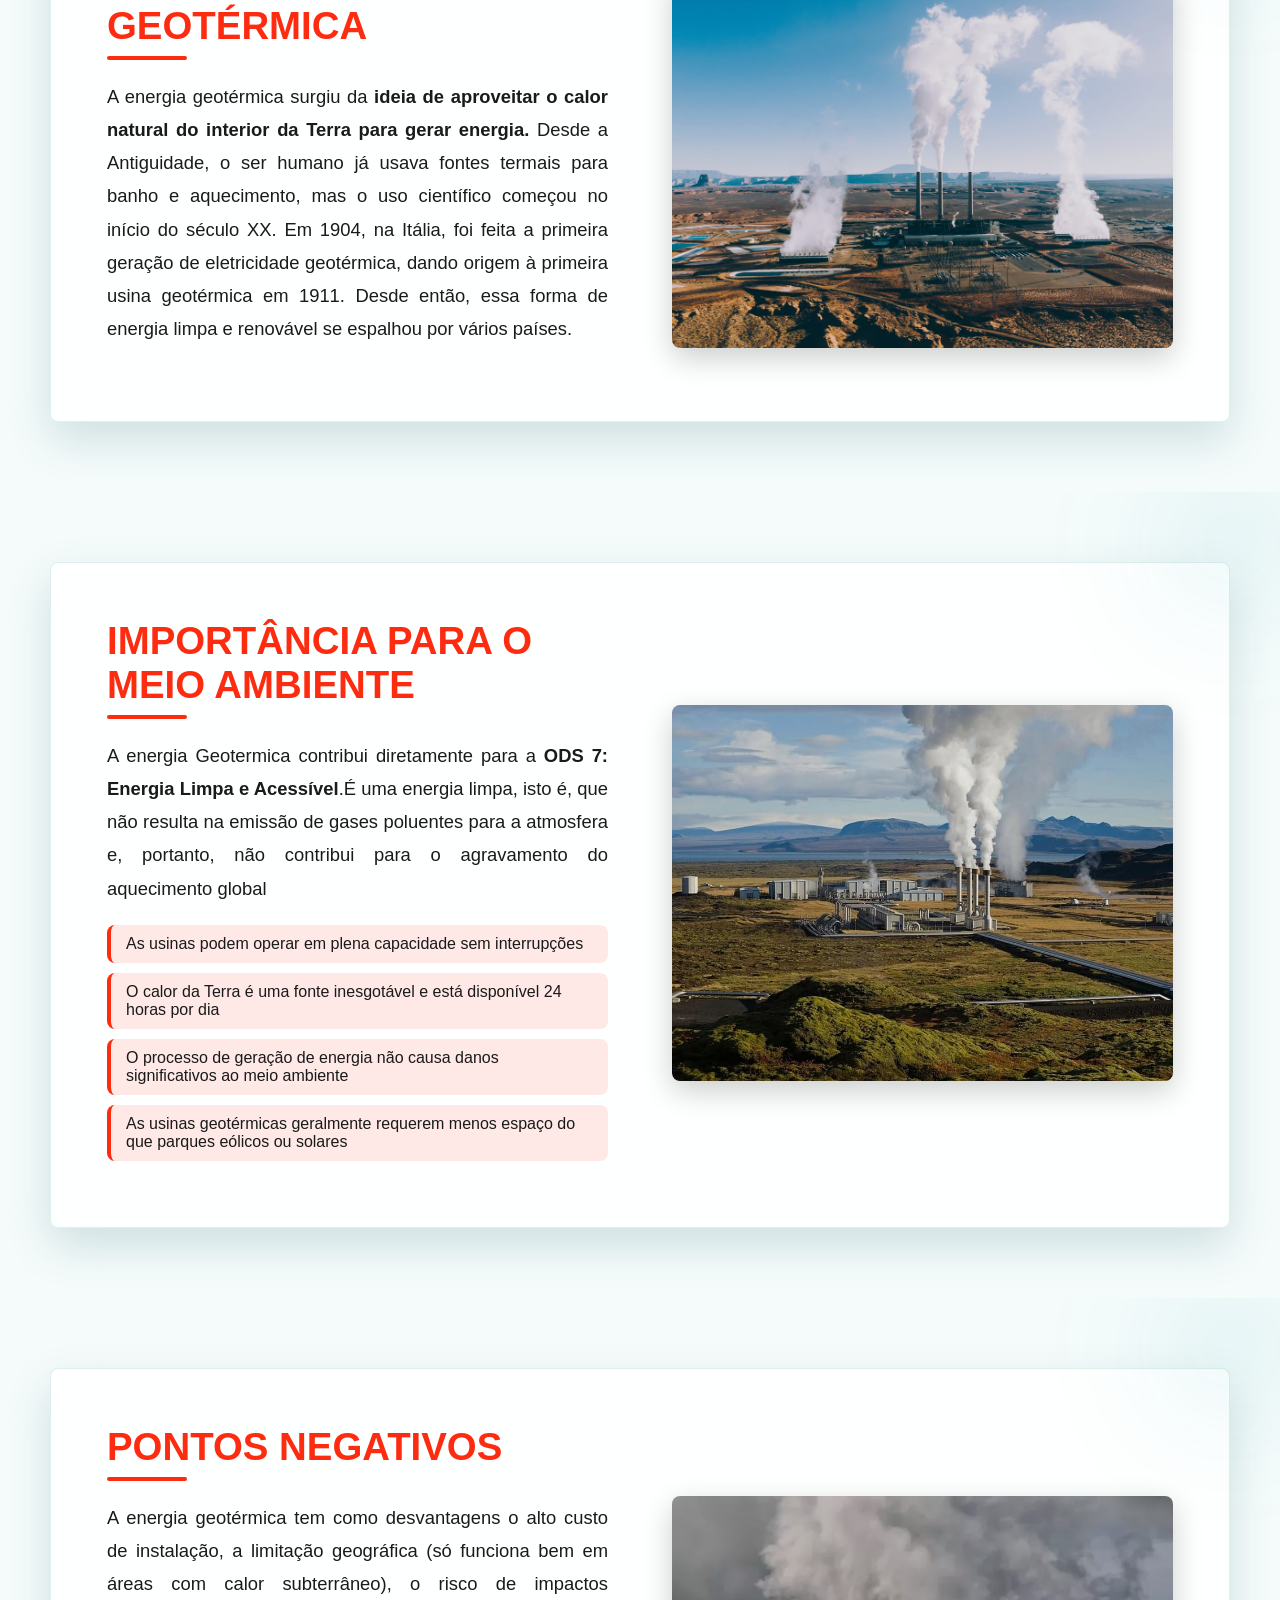
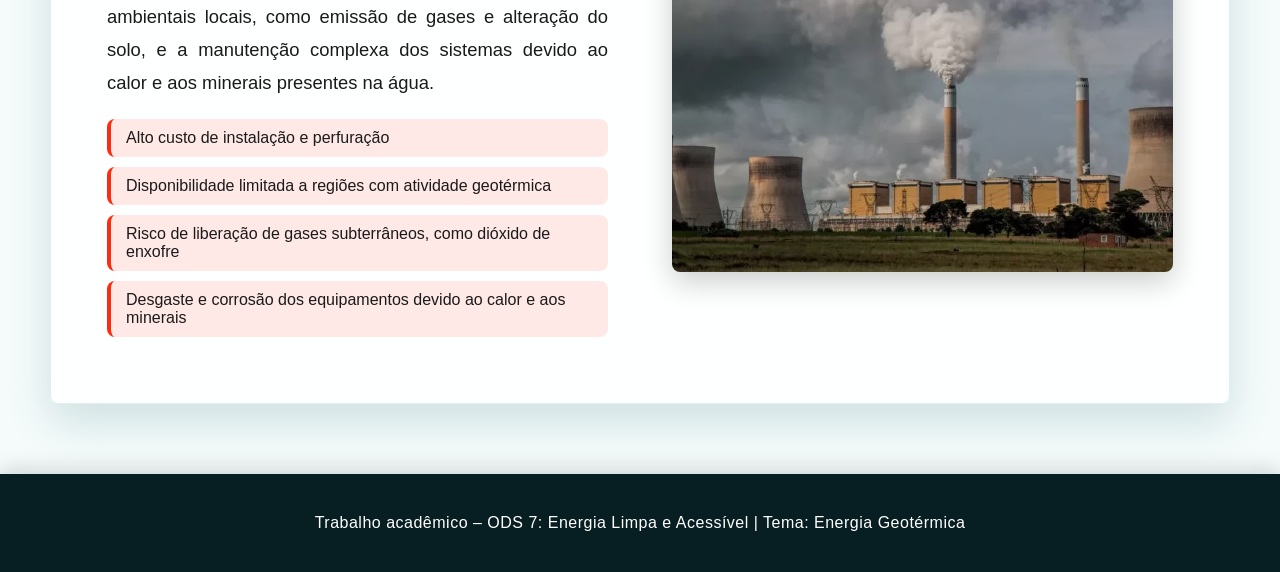
<file: Geotermica/geotermica/geotermica/geotermica.html>
<!DOCTYPE html>
<html lang="pt-BR">
<head>
  <meta charset="UTF-8">
  <meta name="viewport" content="width=device-width, initial-scale=1.0">
  <title>Energia Geotérmica</title>
  <link rel="stylesheet" href="geotermica.css">
</head>
<body>


  <a href="../../../index.html" class="btn-voltar">← Voltar</a>

 <!-- HERO -->
<section class="hero" id="hero">
  <div class="hero-overlay">
    <div class="hero-text">
      <h1>Energia Geotérmica</h1>
      <p>Do calor da Terra nasce uma energia renovável, estável e de baixo impacto ambiental.</p>
    </div>
  </div>

  <!-- Contêiner das imagens do carrossel -->
  <div class="hero-bg">
    <img src="Foto1.jpg" class="slide active">
    <img src="Foto2.jpg" class="slide">
    <img src="Foto3.jpg" class="slide">
    <img src="Foto4.jpg" class="slide">
  </div>
</section>



  <!-- O QUE É GEOTERMICA -->
  <section class="section fade">
    <div class="section-content">
      <div class="text">
        <h2>"O que é energia geotérmica?</h2>
        <p>
          "Energia geotérmica (ou energia geotermal) é o nome dado à energia que é gerada por meio do calor proveniente do interior do planeta Terra. Trata-se de uma fonte renovável de energia que pode ser utilizada na geração de eletricidade e também para o aquecimento ou resfriamento de residências e edificações no geral. Ela é mais viável em áreas situadas nas proximidades do encontro de placas tectônicas, os blocos semirrígidos que formam a crosta terrestre.
        </p>
      </div>
      <div class="image">
        <img src="Foto5.jpg" alt="Geotermica">
      </div>
    </div>
  </section>

  <!-- COMO SURGIU -->
  <section class="section alt fade">
    <div class="section-content reverse">
      <div class="image">
        <img src="foto6.jpeg" alt="Usina Geotermica">
      </div>
      <div class="text">
        <h2>Como surgiu o uso da Geotérmica</h2>
        <p>
           A energia geotérmica surgiu da <strong>ideia de aproveitar o calor natural do interior da Terra para gerar energia.</strong> Desde a Antiguidade, o ser humano já usava fontes termais para banho e aquecimento, mas o uso científico começou no início do século XX. Em 1904, na Itália, foi feita a primeira geração de eletricidade geotérmica, dando origem à primeira usina geotérmica em 1911. Desde então, essa forma de energia limpa e renovável se espalhou por vários países.
        </p>
      </div>
    </div>
  </section>

  <!-- IMPORTÂNCIA -->
  <section class="section fade">
    <div class="section-content">
      <div class="text">
        <h2>Importância para o Meio Ambiente</h2>
        <p>
          A energia Geotermica contribui diretamente para a <strong>ODS 7: Energia Limpa e Acessível</strong>.É uma energia limpa, isto é, que não resulta na emissão de gases poluentes para a atmosfera e, portanto, não contribui para o agravamento do aquecimento global
        </p>
        <ul>
          <li>As usinas podem operar em plena capacidade sem interrupções</li>
          <li>O calor da Terra é uma fonte inesgotável e está disponível 24 horas por dia</li>
          <li>O processo de geração de energia não causa danos significativos ao meio ambiente</li>
          <li>As usinas geotérmicas geralmente requerem menos espaço do que parques eólicos ou solares</li>
        </ul>
      </div>
      <div class="image">
        <img src="foto7.jpg" alt="Energia sustentável">
      </div>
    </div>
  </section>

  <!-- PONTOS NEGATIVOS -->
  <section class="section alt fade">
    <div class="section-content reverse">
      <div class="image">
        <img src="foto8.jpg" alt="Impactos ambientais">
      </div>
      <div class="text">
        <h2>Pontos Negativos</h2>
        <p>
          A energia geotérmica tem como desvantagens o alto custo de instalação, a limitação geográfica (só funciona bem em áreas com calor subterrâneo), o risco de impactos ambientais locais, como emissão de gases e alteração do solo, e a manutenção complexa dos sistemas devido ao calor e aos minerais presentes na água.
        </p>
        <ul>
          <li>Alto custo de instalação e perfuração</li>
          <li>Disponibilidade limitada a regiões com atividade geotérmica</li>
          <li>Risco de liberação de gases subterrâneos, como dióxido de enxofre</li>
          <li>Desgaste e corrosão dos equipamentos devido ao calor e aos minerais</li>
        </ul>
      </div>
    </div>
  </section>

  <footer>
    <p>Trabalho acadêmico – ODS 7: Energia Limpa e Acessível | Tema: Energia Geotérmica</p>
  </footer>

  <script src="geotermica.js"></script>
</body>
</html>
</file>
<file: biomassa/biomassa.css>
:root {
  --principal: #20a100;
  --secundaria: ##20a1;
  --branco: #fff;
  --cinza: #eef8f9;
  --texto: #1a1a1a;
}

/* RESET */
* {
  margin: 0;
  padding: 0;
  box-sizing: border-box;
  font-family: "Poppins", "Segoe UI", sans-serif;
  scroll-behavior: smooth;
}

body {
  background: linear-gradient(180deg, #e9fcfc 0%, #fdfdfd 100%);
  color: var(--texto);
  overflow-x: hidden;
}

/* === BOTÃO VOLTAR === */
.btn-voltar {
  position: fixed;
  top: 25px;
  left: 25px;
  background: rgba(13, 161, 0, 0.9);
  color: white;
  text-decoration: none;
  font-weight: 600;
  padding: 12px 25px;
  border-radius: 30px;
  font-size: 1rem;
  box-shadow: 0 4px 12px rgba(0, 0, 0, 0.3);
  transition: all 0.3s ease;
  z-index: 20;
  backdrop-filter: blur(6px);
  border: 2px solid rgba(255, 255, 255, 0.3);
}

.btn-voltar:hover {
  background: #20a100;
  transform: scale(1.05);
  box-shadow: 0 6px 18px rgba(0, 152, 161, 0.5);
}

/* === HERO COM CARROSSEL DE FUNDO === */
.hero {
  position: relative;
  height: 100vh;
  overflow: hidden;
  display: flex;
  align-items: center;
  justify-content: center;
  color: white;
}

.hero-bg {
  position: absolute;
  inset: 0;
  z-index: 0;
}

.hero-bg .slide {
  position: absolute;
  inset: 0;
  width: 100%;
  height: 100%;
  object-fit: cover;
  opacity: 0;
  transition: opacity 1.5s ease-in-out;
}

.hero-bg .slide.active {
  opacity: 1;
}

.hero-overlay {
  position: absolute;
  inset: 0;
  background: rgba(0, 0, 0, 0.45);
  z-index: 1;
}

.hero-text {
  position: relative;
  z-index: 2;
  text-align: center;
  padding: 20px;
  animation: fadeIn 2s ease;
}

/* TÍTULO PRINCIPAL */
.hero-text h1 {
  font-size: 4.5rem;
  text-transform: uppercase;
  letter-spacing: 4px;
  font-weight: 800;
  line-height: 1.1;
  background: linear-gradient(90deg, #00ff2a, hsl(133, 100%, 40%), #3ce409);
  -webkit-background-clip: text;
  -webkit-text-fill-color: transparent;
  text-shadow: 0 0 20px rgba(0, 194, 203, 0.5), 0 0 40px rgba(0, 194, 203, 0.3);
  animation: brilho 4s ease-in-out infinite alternate;
}

/* SUBTEXTO */
.hero-text p {
  font-size: 1.6rem;
  margin-top: 20px;
  font-weight: 500;
  letter-spacing: 1px;
  color: #eafcfc;
  text-shadow: 0 0 10px rgba(0, 0, 0, 0.7), 0 0 15px rgba(0, 194, 203, 0.5);
  max-width: 800px;
  margin-inline: auto;
  animation: aparecer 2s ease forwards 0.5s;
  opacity: 0;
}

/* ANIMAÇÕES */
@keyframes brilho {
  from {
    text-shadow: 0 0 20px rgba(32, 248, 4, 0.6), 0 0 40px rgba(0, 194, 203, 0.3);
  }
  to {
    text-shadow: 0 0 30px rgba(0, 203, 0, 0.9), 0 0 60px rgba(8, 240, 47, 0.5);
  }
}

@keyframes aparecer {
  from { opacity: 0; transform: translateY(30px); }
  to { opacity: 1; transform: translateY(0); }
}



/* === SEÇÕES === */
.section {
  position: relative;
  padding: 120px 10%;
  background: var(--branco);
  overflow: hidden;
  transition: all 0.8s ease;
}

.section.alt {
  background: var(--cinza);
}

.section-content {
  display: flex;
  align-items: center;
  justify-content: space-between;
  flex-wrap: wrap;
  gap: 60px;
}

.section-content.reverse {
  flex-direction: row-reverse;
}

/* IMAGENS */
.section img {
  width: 100%;
  border-radius: 20px;
  box-shadow: 0 10px 30px rgba(0,0,0,0.2);
  transition: transform 0.6s ease, box-shadow 0.6s ease;
  filter: brightness(0.9);
}

.section img:hover {
  transform: scale(1.05);
  box-shadow: 0 15px 40px rgba(7, 233, 7, 0.5);
  filter: brightness(1);
}

/* TEXTOS */
.section h2 {
  font-size: 2.6rem;
  margin-bottom: 20px;
  color: var(--principal);
  text-transform: uppercase;
  letter-spacing: 1.5px;
  position: relative;
}

.section h2::after {
  content: "";
  display: block;
  width: 80px;
  height: 4px;
  background: linear-gradient(90deg, var(--principal), var(--secundaria));
  margin-top: 8px;
  border-radius: 5px;
}

.section p {
  font-size: 1.15rem;
  line-height: 1.8;
  text-align: justify;
  margin-bottom: 20px;
}

.section ul {
  list-style: none;
}

.section ul li {
  background: rgba(0,152,161,0.1);
  border-left: 4px solid var(--principal);
  padding: 10px 15px;
  margin-bottom: 10px;
  border-radius: 8px;
  transition: 0.3s;
}

.section ul li:hover {
  background: rgba(0,152,161,0.2);
  transform: translateX(6px);
}

/* DECORAÇÃO DE FUNDO */
.section::before {
  content: "";
  position: absolute;
  top: -50px;
  right: -50px;
  width: 200px;
  height: 200px;
  background: radial-gradient(circle at center, rgba(0,152,161,0.15), transparent 70%);
  filter: blur(60px);
  z-index: 0;
}

/* === FOOTER === */
footer {
  background: linear-gradient(135deg, var(--principal), #00740f);
  color: white;
  text-align: center;
  padding: 40px 10px;
  font-size: 1rem;
  letter-spacing: 0.5px;
  box-shadow: 0 -5px 20px rgba(0, 0, 0, 0.15);
}

/* === ANIMAÇÕES === */
.fade {
  opacity: 0;
  transform: translateY(60px);
}

.fade.visible {
  opacity: 1;
  transform: translateY(0);
  transition: all 1s ease;
}

@keyframes fadeIn {
  from { opacity: 0; transform: translateY(40px); }
  to { opacity: 1; transform: translateY(0); }
}

/* === BOTÃO VOLTAR AO TOPO === */
#btn-top {
  position: fixed;
  bottom: 30px;
  right: 30px;
  width: 55px;
  height: 55px;
  background: var(--principal);
  color: white;
  border: none;
  border-radius: 50%;
  font-size: 1.8rem;
  cursor: pointer;
  box-shadow: 0 4px 12px rgba(0,0,0,0.3);
  opacity: 0;
  transition: all 0.4s ease;
  z-index: 10;
}

#btn-top.visible {
  opacity: 1;
  transform: scale(1);
}

#btn-top:hover {
  background: var(--secundaria);
  transform: scale(1.1);
}

.theme-toggle {
  position: fixed;
  right: 24px;
  bottom: 95px;
  z-index: 30;
  border: 2px solid rgba(255, 255, 255, 0.35);
  border-radius: 30px;
  background: var(--principal);
  color: #fff;
  cursor: pointer;
  font-size: 0.95rem;
  font-weight: 700;
  padding: 11px 18px;
  box-shadow: 0 6px 18px rgba(0, 0, 0, 0.25);
  transition: transform 0.3s ease, background 0.3s ease, color 0.3s ease;
}

.theme-toggle:hover {
  transform: scale(1.05);
}

body.dark-mode {
  background: #071f22;
  color: #d7f8f6;
}

body.dark-mode .section {
  background: #0b292d;
}

body.dark-mode .section.alt {
  background: #102f34;
}

body.dark-mode .section p,
body.dark-mode .section li {
  color: #e8fffd;
}

body.dark-mode .section ul li {
  background: rgba(255, 255, 255, 0.08);
}

body.dark-mode footer {
  background: linear-gradient(135deg, #06282c, #0b3d24);
}

body.dark-mode .theme-toggle {
  background: #eafcfb;
  color: #004e54;
}

/* === RESPONSIVO === */
@media (max-width: 992px) {
  .hero-text h1 { font-size: 3rem; }
  .section-content { flex-direction: column; }
}

@media (max-width: 600px) {
  .hero-text h1 { font-size: 2.2rem; }
  .hero-text p { font-size: 1.1rem; }
  .section { padding: 80px 7%; }
}

/* === ACABAMENTO PROFISSIONAL === */
body {
  background:
    linear-gradient(180deg, rgba(32, 161, 0, 0.12), transparent 360px),
    #f5fbfb;
}

.btn-voltar {
  top: 88px;
  left: 20px;
  border-radius: 8px;
  background: rgba(15, 32, 36, 0.72);
  backdrop-filter: blur(14px);
  box-shadow: 0 14px 34px rgba(0, 0, 0, 0.24);
}

.btn-voltar:hover {
  background: var(--principal);
  transform: translateY(-2px);
}

.hero {
  min-height: 680px;
  height: 86vh;
  justify-content: flex-start;
  padding: 0 clamp(24px, 8vw, 120px);
}

.hero-overlay {
  background:
    linear-gradient(90deg, rgba(0, 21, 25, 0.86), rgba(0, 21, 25, 0.32) 58%, rgba(0, 21, 25, 0.08)),
    linear-gradient(0deg, rgba(0, 0, 0, 0.32), transparent 45%);
}

.hero-text {
  max-width: 760px;
  text-align: left;
  padding: 0;
}

.hero-text::before {
  content: "ODS 7 | Energia limpa e acessivel";
  display: inline-flex;
  margin-bottom: 18px;
  border: 1px solid rgba(255, 255, 255, 0.35);
  border-radius: 8px;
  background: rgba(255, 255, 255, 0.14);
  padding: 8px 12px;
  color: #fff3d1;
  font-size: 0.88rem;
  font-weight: 700;
  text-transform: uppercase;
}

@media (max-width: 700px) {
  .btn-voltar {
    top: 16px;
    left: 16px;
    padding: 10px 16px;
  }

  .hero-text::before {
    margin-top: 42px;
  }
}

.hero-text h1 {
  background: none;
  -webkit-text-fill-color: #fff;
  color: #fff;
  font-size: clamp(2.8rem, 6vw, 5.6rem);
  letter-spacing: 0;
  text-shadow: 0 14px 34px rgba(0, 0, 0, 0.36);
  animation: none;
}

.hero-text p {
  max-width: 620px;
  color: #e8fffd;
  font-size: clamp(1.05rem, 1.8vw, 1.35rem);
  line-height: 1.6;
  opacity: 1;
  animation: none;
  letter-spacing: 0;
}

.section,
.section.alt {
  background: transparent;
  padding: 70px 24px;
}

.section-content {
  width: min(1180px, 100%);
  margin: 0 auto;
  gap: clamp(28px, 5vw, 64px);
  background: rgba(255, 255, 255, 0.86);
  border: 1px solid rgba(0, 122, 122, 0.12);
  border-radius: 8px;
  box-shadow: 0 18px 45px rgba(0, 78, 84, 0.16);
  padding: clamp(28px, 5vw, 56px);
}

.text,
.image {
  flex: 1 1 420px;
}

.section h2 {
  font-size: clamp(1.7rem, 3vw, 2.5rem);
  letter-spacing: 0;
}

.section img {
  aspect-ratio: 4 / 3;
  object-fit: cover;
  border-radius: 8px;
}

.section ul li {
  background: rgba(32, 161, 0, 0.1);
}

footer {
  background: #071f22;
}

body.dark-mode {
  background: #071f22;
}

body.dark-mode .section-content {
  background: #0f3438;
  border-color: rgba(255, 255, 255, 0.12);
}

@media (max-width: 700px) {
  .hero {
    min-height: 560px;
    height: 78vh;
    padding: 0 22px;
  }

  .hero-text h1 {
    font-size: 2.4rem;
  }

  .section,
  .section.alt {
    padding: 42px 14px;
  }
}
</file>
<file: Eólica/eolica.css>
:root {
  --principal: #909191;
  --secundaria: #909191;
  --branco: #fff;
  --cinza: #eef8f9;
  --texto: #1a1a1a;
}

/* RESET */
* {
  margin: 0;
  padding: 0;
  box-sizing: border-box;
  font-family: "Poppins", "Segoe UI", sans-serif;
  scroll-behavior: smooth;
}

body {
  background: linear-gradient(180deg, #e9fcfc 0%, #fdfdfd 100%);
  color: var(--texto);
  overflow-x: hidden;
}

/* === BOTÃO VOLTAR === */
.btn-voltar {
  position: fixed;
  top: 25px;
  left: 25px;
  background: rgba(132, 133, 133, 0.9);
  color: rgb(255, 255, 255);
  text-decoration: none;
  font-weight: 600;
  padding: 12px 25px;
  border-radius: 30px;
  font-size: 1rem;
  box-shadow: 0 4px 12px rgba(0, 0, 0, 0.3);
  transition: all 0.3s ease;
  z-index: 20;
  backdrop-filter: blur(6px);
  border: 2px solid rgba(255, 255, 255, 0.3);
}

.btn-voltar:hover {
  background: #8f8f8f;
  transform: scale(1.05);
  box-shadow: 0 6px 18px rgba(133, 133, 133, 0.5);
}

/* === HERO COM CARROSSEL DE FUNDO === */
.hero {
  position: relative;
  height: 100vh;
  overflow: hidden;
  display: flex;
  align-items: center;
  justify-content: center;
  color: white;
}

.hero-bg {
  position: absolute;
  inset: 0;
  z-index: 0;
}

.hero-bg .slide {
  position: absolute;
  inset: 0;
  width: 100%;
  height: 100%;
  object-fit: cover;
  opacity: 0;
  transition: opacity 1.5s ease-in-out;
}

.hero-bg .slide.active {
  opacity: 1;
}

.hero-overlay {
  position: absolute;
  inset: 0;
  background: rgba(0, 0, 0, 0.45);
  z-index: 1;
}

.hero-text {
  position: relative;
  z-index: 2;
  text-align: center;
  padding: 20px;
  animation: fadeIn 2s ease;
}

/* TÍTULO PRINCIPAL */
.hero-text h1 {
  font-size: 4.5rem;
  text-transform: uppercase;
  letter-spacing: 4px;
  font-weight: 800;
  line-height: 1.1;
  background: linear-gradient(90deg, #868686, #989999, #888d8d);
  -webkit-background-clip: text;
  -webkit-text-fill-color: transparent;
  text-shadow: 0 0 20px rgba(116, 117, 117, 0.5), 0 0 40px rgba(0, 194, 203, 0.3);
  animation: brilho 4s ease-in-out infinite alternate;
}

/* SUBTEXTO */
.hero-text p {
  font-size: 1.6rem;
  margin-top: 20px;
  font-weight: 500;
  letter-spacing: 1px;
  color: #eafcfc;
  text-shadow: 0 0 10px rgba(0, 0, 0, 0.7), 0 0 15px rgba(115, 117, 117, 0.5);
  max-width: 800px;
  margin-inline: auto;
  animation: aparecer 2s ease forwards 0.5s;
  opacity: 0;
}

/* ANIMAÇÕES */
@keyframes brilho {
  from {
    text-shadow: 0 0 20px rgba(255, 255, 255, 0.6), 0 0 40px rgba(252, 252, 252, 0.3);
  }
  to {
    text-shadow: 0 0 30px rgba(255, 255, 255, 0.9), 0 0 60px rgba(255, 255, 255, 0.5);
  }
}

@keyframes aparecer {
  from { opacity: 0; transform: translateY(30px); }
  to { opacity: 1; transform: translateY(0); }
}



/* === SEÇÕES === */
.section {
  position: relative;
  padding: 120px 10%;
  background: var(--branco);
  overflow: hidden;
  transition: all 0.8s ease;
}

.section.alt {
  background: var(--cinza);
}

.section-content {
  display: flex;
  align-items: center;
  justify-content: space-between;
  flex-wrap: wrap;
  gap: 60px;
}

.section-content.reverse {
  flex-direction: row-reverse;
}

/* IMAGENS */
.section img {
  width: 100%;
  border-radius: 20px;
  box-shadow: 0 10px 30px rgba(0,0,0,0.2);
  transition: transform 0.6s ease, box-shadow 0.6s ease;
  filter: brightness(0.9);
}

.section img:hover {
  transform: scale(1.05);
  box-shadow: 0 15px 40px rgba(0, 0, 0, 0.5);
  filter: brightness(1);
}

/* TEXTOS */
.section h2 {
  font-size: 2.6rem;
  margin-bottom: 20px;
  color: var(--principal);
  text-transform: uppercase;
  letter-spacing: 1.5px;
  position: relative;
}

.section h2::after {
  content: "";
  display: block;
  width: 80px;
  height: 4px;
  background: linear-gradient(90deg, var(--principal), var(--secundaria));
  margin-top: 8px;
  border-radius: 5px;
}

.section p {
  font-size: 1.15rem;
  line-height: 1.8;
  text-align: justify;
  margin-bottom: 20px;
}

.section ul {
  list-style: none;
}

.section ul li {
  background: rgba(0,152,161,0.1);
  border-left: 4px solid var(--principal);
  padding: 10px 15px;
  margin-bottom: 10px;
  border-radius: 8px;
  transition: 0.3s;
}

.section ul li:hover {
  background: rgba(0,152,161,0.2);
  transform: translateX(6px);
}

/* DECORAÇÃO DE FUNDO */
.section::before {
  content: "";
  position: absolute;
  top: -50px;
  right: -50px;
  width: 200px;
  height: 200px;
  background: radial-gradient(circle at center, rgba(0,152,161,0.15), transparent 70%);
  filter: blur(60px);
  z-index: 0;
}

/* === FOOTER === */
footer {
  background: linear-gradient(135deg, var(--principal), #8e8f8f);
  color: white;
  text-align: center;
  padding: 40px 10px;
  font-size: 1rem;
  letter-spacing: 0.5px;
  box-shadow: 0 -5px 20px rgba(0, 0, 0, 0.15);
}

/* === ANIMAÇÕES === */
.fade {
  opacity: 0;
  transform: translateY(60px);
}

.fade.visible {
  opacity: 1;
  transform: translateY(0);
  transition: all 1s ease;
}

@keyframes fadeIn {
  from { opacity: 0; transform: translateY(40px); }
  to { opacity: 1; transform: translateY(0); }
}

/* === BOTÃO VOLTAR AO TOPO === */
#btn-top {
  position: fixed;
  bottom: 30px;
  right: 30px;
  width: 55px;
  height: 55px;
  background: var(--principal);
  color: white;
  border: none;
  border-radius: 50%;
  font-size: 1.8rem;
  cursor: pointer;
  box-shadow: 0 4px 12px rgba(0,0,0,0.3);
  opacity: 0;
  transition: all 0.4s ease;
  z-index: 10;
}

#btn-top.visible {
  opacity: 1;
  transform: scale(1);
}

#btn-top:hover {
  background: var(--secundaria);
  transform: scale(1.1);
}

.theme-toggle {
  position: fixed;
  right: 24px;
  bottom: 95px;
  z-index: 30;
  border: 2px solid rgba(255, 255, 255, 0.35);
  border-radius: 30px;
  background: var(--principal);
  color: #fff;
  cursor: pointer;
  font-size: 0.95rem;
  font-weight: 700;
  padding: 11px 18px;
  box-shadow: 0 6px 18px rgba(0, 0, 0, 0.25);
  transition: transform 0.3s ease, background 0.3s ease, color 0.3s ease;
}

.theme-toggle:hover {
  transform: scale(1.05);
}

body.dark-mode {
  background: #071f22;
  color: #d7f8f6;
}

body.dark-mode .section {
  background: #0b292d;
}

body.dark-mode .section.alt {
  background: #102f34;
}

body.dark-mode .section p,
body.dark-mode .section li {
  color: #e8fffd;
}

body.dark-mode .section ul li {
  background: rgba(255, 255, 255, 0.08);
}

body.dark-mode footer {
  background: linear-gradient(135deg, #06282c, #373737);
}

body.dark-mode .theme-toggle {
  background: #eafcfb;
  color: #004e54;
}

/* === RESPONSIVO === */
@media (max-width: 992px) {
  .hero-text h1 { font-size: 3rem; }
  .section-content { flex-direction: column; }
}

@media (max-width: 600px) {
  .hero-text h1 { font-size: 2.2rem; }
  .hero-text p { font-size: 1.1rem; }
  .section { padding: 80px 7%; }
}

/* === ACABAMENTO PROFISSIONAL === */
body {
  background:
    linear-gradient(180deg, rgba(144, 145, 145, 0.16), transparent 360px),
    #f5fbfb;
}

.btn-voltar {
  top: 88px;
  left: 20px;
  border-radius: 8px;
  background: rgba(15, 32, 36, 0.72);
  backdrop-filter: blur(14px);
  box-shadow: 0 14px 34px rgba(0, 0, 0, 0.24);
}

.btn-voltar:hover {
  background: var(--principal);
  transform: translateY(-2px);
}

.hero {
  min-height: 680px;
  height: 86vh;
  justify-content: flex-start;
  padding: 0 clamp(24px, 8vw, 120px);
}

.hero-overlay {
  background:
    linear-gradient(90deg, rgba(0, 21, 25, 0.86), rgba(0, 21, 25, 0.32) 58%, rgba(0, 21, 25, 0.08)),
    linear-gradient(0deg, rgba(0, 0, 0, 0.32), transparent 45%);
}

.hero-text {
  max-width: 760px;
  text-align: left;
  padding: 0;
}

.hero-text::before {
  content: "ODS 7 | Energia limpa e acessivel";
  display: inline-flex;
  margin-bottom: 18px;
  border: 1px solid rgba(255, 255, 255, 0.35);
  border-radius: 8px;
  background: rgba(255, 255, 255, 0.14);
  padding: 8px 12px;
  color: #fff3d1;
  font-size: 0.88rem;
  font-weight: 700;
  text-transform: uppercase;
}

@media (max-width: 700px) {
  .btn-voltar {
    top: 16px;
    left: 16px;
    padding: 10px 16px;
  }

  .hero-text::before {
    margin-top: 42px;
  }
}

.hero-text h1 {
  background: none;
  -webkit-text-fill-color: #fff;
  color: #fff;
  font-size: clamp(2.8rem, 6vw, 5.6rem);
  letter-spacing: 0;
  text-shadow: 0 14px 34px rgba(0, 0, 0, 0.36);
  animation: none;
}

.hero-text p {
  max-width: 620px;
  color: #e8fffd;
  font-size: clamp(1.05rem, 1.8vw, 1.35rem);
  line-height: 1.6;
  opacity: 1;
  animation: none;
  letter-spacing: 0;
}

.section,
.section.alt {
  background: transparent;
  padding: 70px 24px;
}

.section-content {
  width: min(1180px, 100%);
  margin: 0 auto;
  gap: clamp(28px, 5vw, 64px);
  background: rgba(255, 255, 255, 0.86);
  border: 1px solid rgba(0, 122, 122, 0.12);
  border-radius: 8px;
  box-shadow: 0 18px 45px rgba(0, 78, 84, 0.16);
  padding: clamp(28px, 5vw, 56px);
}

.text,
.image {
  flex: 1 1 420px;
}

.section h2 {
  font-size: clamp(1.7rem, 3vw, 2.5rem);
  letter-spacing: 0;
}

.section img {
  aspect-ratio: 4 / 3;
  object-fit: cover;
  border-radius: 8px;
}

.section ul li {
  background: rgba(144, 145, 145, 0.12);
}

footer {
  background: #071f22;
}

body.dark-mode {
  background: #071f22;
}

body.dark-mode .section-content {
  background: #0f3438;
  border-color: rgba(255, 255, 255, 0.12);
}

@media (max-width: 700px) {
  .hero {
    min-height: 560px;
    height: 78vh;
    padding: 0 22px;
  }

  .hero-text h1 {
    font-size: 2.4rem;
  }

  .section,
  .section.alt {
    padding: 42px 14px;
  }
}
</file>
<file: Hidrelétrica/hidreletrica.css>
:root {
  --principal: #0098A1;
  --secundaria: #00c2cb;
  --branco: #fff;
  --cinza: #eef8f9;
  --texto: #1a1a1a;
}

/* RESET */
* {
  margin: 0;
  padding: 0;
  box-sizing: border-box;
  font-family: "Poppins", "Segoe UI", sans-serif;
  scroll-behavior: smooth;
}

body {
  background: linear-gradient(180deg, #e9fcfc 0%, #fdfdfd 100%);
  color: var(--texto);
  overflow-x: hidden;
}

/* === BOTÃO VOLTAR === */
.btn-voltar {
  position: fixed;
  top: 25px;
  left: 25px;
  background: rgba(0, 152, 161, 0.9);
  color: white;
  text-decoration: none;
  font-weight: 600;
  padding: 12px 25px;
  border-radius: 30px;
  font-size: 1rem;
  box-shadow: 0 4px 12px rgba(0, 0, 0, 0.3);
  transition: all 0.3s ease;
  z-index: 20;
  backdrop-filter: blur(6px);
  border: 2px solid rgba(255, 255, 255, 0.3);
}

.btn-voltar:hover {
  background: #00c2cb;
  transform: scale(1.05);
  box-shadow: 0 6px 18px rgba(0, 152, 161, 0.5);
}

/* === HERO COM CARROSSEL DE FUNDO === */
.hero {
  position: relative;
  height: 100vh;
  overflow: hidden;
  display: flex;
  align-items: center;
  justify-content: center;
  color: white;
}

.hero-bg {
  position: absolute;
  inset: 0;
  z-index: 0;
}

.hero-bg .slide {
  position: absolute;
  inset: 0;
  width: 100%;
  height: 100%;
  object-fit: cover;
  opacity: 0;
  transition: opacity 1.5s ease-in-out;
}

.hero-bg .slide.active {
  opacity: 1;
}

.hero-overlay {
  position: absolute;
  inset: 0;
  background: rgba(0, 0, 0, 0.45);
  z-index: 1;
}

.hero-text {
  position: relative;
  z-index: 2;
  text-align: center;
  padding: 20px;
  animation: fadeIn 2s ease;
}

/* TÍTULO PRINCIPAL */
.hero-text h1 {
  font-size: 4.5rem;
  text-transform: uppercase;
  letter-spacing: 4px;
  font-weight: 800;
  line-height: 1.1;
  background: linear-gradient(90deg, #00f2ff, #00c2cb, #0098A1);
  -webkit-background-clip: text;
  -webkit-text-fill-color: transparent;
  text-shadow: 0 0 20px rgba(0, 194, 203, 0.5), 0 0 40px rgba(0, 194, 203, 0.3);
  animation: brilho 4s ease-in-out infinite alternate;
}

/* SUBTEXTO */
.hero-text p {
  font-size: 1.6rem;
  margin-top: 20px;
  font-weight: 500;
  letter-spacing: 1px;
  color: #eafcfc;
  text-shadow: 0 0 10px rgba(0, 0, 0, 0.7), 0 0 15px rgba(0, 194, 203, 0.5);
  max-width: 800px;
  margin-inline: auto;
  animation: aparecer 2s ease forwards 0.5s;
  opacity: 0;
}

/* ANIMAÇÕES */
@keyframes brilho {
  from {
    text-shadow: 0 0 20px rgba(0, 194, 203, 0.6), 0 0 40px rgba(0, 194, 203, 0.3);
  }
  to {
    text-shadow: 0 0 30px rgba(0, 194, 203, 0.9), 0 0 60px rgba(0, 194, 203, 0.5);
  }
}

@keyframes aparecer {
  from { opacity: 0; transform: translateY(30px); }
  to { opacity: 1; transform: translateY(0); }
}



/* === SEÇÕES === */
.section {
  position: relative;
  padding: 120px 10%;
  background: var(--branco);
  overflow: hidden;
  transition: all 0.8s ease;
}

.section.alt {
  background: var(--cinza);
}

.section-content {
  display: flex;
  align-items: center;
  justify-content: space-between;
  flex-wrap: wrap;
  gap: 60px;
}

.section-content.reverse {
  flex-direction: row-reverse;
}

/* IMAGENS */
.section img {
  width: 100%;
  border-radius: 20px;
  box-shadow: 0 10px 30px rgba(0,0,0,0.2);
  transition: transform 0.6s ease, box-shadow 0.6s ease;
  filter: brightness(0.9);
}

.section img:hover {
  transform: scale(1.05);
  box-shadow: 0 15px 40px rgba(0,152,161,0.5);
  filter: brightness(1);
}

/* TEXTOS */
.section h2 {
  font-size: 2.6rem;
  margin-bottom: 20px;
  color: var(--principal);
  text-transform: uppercase;
  letter-spacing: 1.5px;
  position: relative;
}

.section h2::after {
  content: "";
  display: block;
  width: 80px;
  height: 4px;
  background: linear-gradient(90deg, var(--principal), var(--secundaria));
  margin-top: 8px;
  border-radius: 5px;
}

.section p {
  font-size: 1.15rem;
  line-height: 1.8;
  text-align: justify;
  margin-bottom: 20px;
}

.section ul {
  list-style: none;
}

.section ul li {
  background: rgba(0,152,161,0.1);
  border-left: 4px solid var(--principal);
  padding: 10px 15px;
  margin-bottom: 10px;
  border-radius: 8px;
  transition: 0.3s;
}

.section ul li:hover {
  background: rgba(0,152,161,0.2);
  transform: translateX(6px);
}

/* DECORAÇÃO DE FUNDO */
.section::before {
  content: "";
  position: absolute;
  top: -50px;
  right: -50px;
  width: 200px;
  height: 200px;
  background: radial-gradient(circle at center, rgba(0,152,161,0.15), transparent 70%);
  filter: blur(60px);
  z-index: 0;
}

/* === FOOTER === */
footer {
  background: linear-gradient(135deg, var(--principal), #006c74);
  color: white;
  text-align: center;
  padding: 40px 10px;
  font-size: 1rem;
  letter-spacing: 0.5px;
  box-shadow: 0 -5px 20px rgba(0, 0, 0, 0.15);
}

/* === ANIMAÇÕES === */
.fade {
  opacity: 0;
  transform: translateY(60px);
}

.fade.visible {
  opacity: 1;
  transform: translateY(0);
  transition: all 1s ease;
}

@keyframes fadeIn {
  from { opacity: 0; transform: translateY(40px); }
  to { opacity: 1; transform: translateY(0); }
}

/* === BOTÃO VOLTAR AO TOPO === */
#btn-top {
  position: fixed;
  bottom: 30px;
  right: 30px;
  width: 55px;
  height: 55px;
  background: var(--principal);
  color: white;
  border: none;
  border-radius: 50%;
  font-size: 1.8rem;
  cursor: pointer;
  box-shadow: 0 4px 12px rgba(0,0,0,0.3);
  opacity: 0;
  transition: all 0.4s ease;
  z-index: 10;
}

#btn-top.visible {
  opacity: 1;
  transform: scale(1);
}

#btn-top:hover {
  background: var(--secundaria);
  transform: scale(1.1);
}

.theme-toggle {
  position: fixed;
  right: 24px;
  bottom: 95px;
  z-index: 30;
  border: 2px solid rgba(255, 255, 255, 0.35);
  border-radius: 30px;
  background: var(--principal);
  color: #fff;
  cursor: pointer;
  font-size: 0.95rem;
  font-weight: 700;
  padding: 11px 18px;
  box-shadow: 0 6px 18px rgba(0, 0, 0, 0.25);
  transition: transform 0.3s ease, background 0.3s ease, color 0.3s ease;
}

.theme-toggle:hover {
  transform: scale(1.05);
}

body.dark-mode {
  background: #071f22;
  color: #d7f8f6;
}

body.dark-mode .section {
  background: #0b292d;
}

body.dark-mode .section.alt {
  background: #102f34;
}

body.dark-mode .section p,
body.dark-mode .section li {
  color: #e8fffd;
}

body.dark-mode .section ul li {
  background: rgba(255, 255, 255, 0.08);
}

body.dark-mode footer {
  background: linear-gradient(135deg, #06282c, #005d63);
}

body.dark-mode .theme-toggle {
  background: #eafcfb;
  color: #004e54;
}

/* === RESPONSIVO === */
@media (max-width: 992px) {
  .hero-text h1 { font-size: 3rem; }
  .section-content { flex-direction: column; }
}

@media (max-width: 600px) {
  .hero-text h1 { font-size: 2.2rem; }
  .hero-text p { font-size: 1.1rem; }
  .section { padding: 80px 7%; }
}

/* === ACABAMENTO PROFISSIONAL === */
body {
  background:
    linear-gradient(180deg, rgba(0, 152, 161, 0.13), transparent 360px),
    #f5fbfb;
}

.btn-voltar {
  top: 88px;
  left: 20px;
  border-radius: 8px;
  background: rgba(15, 32, 36, 0.72);
  backdrop-filter: blur(14px);
  box-shadow: 0 14px 34px rgba(0, 0, 0, 0.24);
}

.btn-voltar:hover {
  background: var(--principal);
  transform: translateY(-2px);
}

.hero {
  min-height: 680px;
  height: 86vh;
  justify-content: flex-start;
  padding: 0 clamp(24px, 8vw, 120px);
}

.hero-overlay {
  background:
    linear-gradient(90deg, rgba(0, 21, 25, 0.86), rgba(0, 21, 25, 0.32) 58%, rgba(0, 21, 25, 0.08)),
    linear-gradient(0deg, rgba(0, 0, 0, 0.32), transparent 45%);
}

.hero-text {
  max-width: 760px;
  text-align: left;
  padding: 0;
}

.hero-text::before {
  content: "ODS 7 | Energia limpa e acessivel";
  display: inline-flex;
  margin-bottom: 18px;
  border: 1px solid rgba(255, 255, 255, 0.35);
  border-radius: 8px;
  background: rgba(255, 255, 255, 0.14);
  padding: 8px 12px;
  color: #fff3d1;
  font-size: 0.88rem;
  font-weight: 700;
  text-transform: uppercase;
}

@media (max-width: 700px) {
  .btn-voltar {
    top: 16px;
    left: 16px;
    padding: 10px 16px;
  }

  .hero-text::before {
    margin-top: 42px;
  }
}

.hero-text h1 {
  background: none;
  -webkit-text-fill-color: #fff;
  color: #fff;
  font-size: clamp(2.8rem, 6vw, 5.6rem);
  letter-spacing: 0;
  text-shadow: 0 14px 34px rgba(0, 0, 0, 0.36);
  animation: none;
}

.hero-text p {
  max-width: 620px;
  color: #e8fffd;
  font-size: clamp(1.05rem, 1.8vw, 1.35rem);
  line-height: 1.6;
  opacity: 1;
  animation: none;
  letter-spacing: 0;
}

.section,
.section.alt {
  background: transparent;
  padding: 70px 24px;
}

.section-content {
  width: min(1180px, 100%);
  margin: 0 auto;
  gap: clamp(28px, 5vw, 64px);
  background: rgba(255, 255, 255, 0.86);
  border: 1px solid rgba(0, 122, 122, 0.12);
  border-radius: 8px;
  box-shadow: 0 18px 45px rgba(0, 78, 84, 0.16);
  padding: clamp(28px, 5vw, 56px);
}

.text,
.image {
  flex: 1 1 420px;
}

.section h2 {
  font-size: clamp(1.7rem, 3vw, 2.5rem);
  letter-spacing: 0;
}

.section img {
  aspect-ratio: 4 / 3;
  object-fit: cover;
  border-radius: 8px;
}

.section ul li {
  background: rgba(0, 152, 161, 0.1);
}

footer {
  background: #071f22;
}

body.dark-mode {
  background: #071f22;
}

body.dark-mode .section-content {
  background: #0f3438;
  border-color: rgba(255, 255, 255, 0.12);
}

@media (max-width: 700px) {
  .hero {
    min-height: 560px;
    height: 78vh;
    padding: 0 22px;
  }

  .hero-text h1 {
    font-size: 2.4rem;
  }

  .section,
  .section.alt {
    padding: 42px 14px;
  }
}
</file>
<file: solar/solar.css>
:root {
  --principal: #fdb10c;
  --secundaria: #ffab10;
  --branco: #fff;
  --cinza: #eef8f9;
  --texto: #1a1a1a;
}

/* RESET */
* {
  margin: 0;
  padding: 0;
  box-sizing: border-box;
  font-family: "Poppins", "Segoe UI", sans-serif;
  scroll-behavior: smooth;
}

body {
  background: linear-gradient(180deg, #e9fcfc 0%, #fdfdfd 100%);
  color: var(--texto);
  overflow-x: hidden;
}

/* === BOTÃO VOLTAR === */
.btn-voltar {
  position: fixed;
  top: 25px;
  left: 25px;
  background: rgba(255, 171, 16, 0.9);
  color: white;
  text-decoration: none;
  font-weight: 600;
  padding: 12px 25px;
  border-radius: 30px;
  font-size: 1rem;
  box-shadow: 0 4px 12px rgba(0, 0, 0, 0.3);
  transition: all 0.3s ease;
  z-index: 20;
  backdrop-filter: blur(6px);
  border: 2px solid rgba(255, 255, 255, 0.3);
}

.btn-voltar:hover {
  background: #ffbe0b;
  transform: scale(1.05);
  box-shadow: 0 6px 18px rgba(255, 190, 10, 0.5);
}

/* === HERO COM CARROSSEL DE FUNDO === */
.hero {
  position: relative;
  height: 100vh;
  overflow: hidden;
  display: flex;
  align-items: center;
  justify-content: center;
  color: white;
}

.hero-bg {
  position: absolute;
  inset: 0;
  z-index: 0;
}

.hero-bg .slide {
  position: absolute;
  inset: 0;
  width: 100%;
  height: 100%;
  object-fit: cover;
  opacity: 0;
  transition: opacity 1.5s ease-in-out;
}

.hero-bg .slide.active {
  opacity: 1;
}

.hero-overlay {
  position: absolute;
  inset: 0;
  background: rgba(0, 0, 0, 0.45);
  z-index: 1;
}

.hero-text {
  position: relative;
  z-index: 2;
  text-align: center;
  padding: 20px;
  animation: fadeIn 2s ease;
}

/* TÍTULO PRINCIPAL */
.hero-text h1 {
  font-size: 4.5rem;
  text-transform: uppercase;
  letter-spacing: 4px;
  font-weight: 800;
  line-height: 1.1;
  background: linear-gradient(90deg, #ffaa0c, #ffb20c, #ffb10a);
  -webkit-background-clip: text;
  -webkit-text-fill-color: transparent;
  text-shadow: 0 0 20px rgba(0, 194, 203, 0.5), 0 0 40px rgba(0, 194, 203, 0.3);
  animation: brilho 4s ease-in-out infinite alternate;
}

/* SUBTEXTO */
.hero-text p {
  font-size: 1.6rem;
  margin-top: 20px;
  font-weight: 500;
  letter-spacing: 1px;
  color: #eafcfc;
  text-shadow: 0 0 10px rgba(0, 0, 0, 0.7), 0 0 15px rgba(0, 194, 203, 0.5);
  max-width: 800px;
  margin-inline: auto;
  animation: aparecer 2s ease forwards 0.5s;
  opacity: 0;
}

/* ANIMAÇÕES */
@keyframes brilho {
  from {
    text-shadow: 0 0 20px rgba(255, 192, 20, 0.904), 0 0 40px rgba(255, 172, 18, 0.836);
  }
  to {
    text-shadow: 0 0 30px rgba(255, 190, 11, 0.9), 0 0 60px rgba(248, 176, 20, 0.726);
  }
}

@keyframes aparecer {
  from { opacity: 0; transform: translateY(30px); }
  to { opacity: 1; transform: translateY(0); }
}



/* === SEÇÕES === */
.section {
  position: relative;
  padding: 120px 10%;
  background: var(--branco);
  overflow: hidden;
  transition: all 0.8s ease;
}

.section.alt {
  background: var(--cinza);
}

.section-content {
  display: flex;
  align-items: center;
  justify-content: space-between;
  flex-wrap: wrap;
  gap: 60px;
}

.section-content.reverse {
  flex-direction: row-reverse;
}

/* IMAGENS */
.section img {
  width: 100%;
  border-radius: 20px;
  box-shadow: 0 10px 30px rgba(0,0,0,0.2);
  transition: transform 0.6s ease, box-shadow 0.6s ease;
  filter: brightness(0.9);
}

.section img:hover {
  transform: scale(1.05);
  box-shadow: 0 15px 40px rgba(255, 190, 12, 0.5);
  filter: brightness(1);
}

/* TEXTOS */
.section h2 {
  font-size: 2.6rem;
  margin-bottom: 20px;
  color: var(--principal);
  text-transform: uppercase;
  letter-spacing: 1.5px;
  position: relative;
}

.section h2::after {
  content: "";
  display: block;
  width: 80px;
  height: 4px;
  background: linear-gradient(90deg, var(--principal), var(--secundaria));
  margin-top: 8px;
  border-radius: 5px;
}

.section p {
  font-size: 1.15rem;
  line-height: 1.8;
  text-align: justify;
  margin-bottom: 20px;
}

.section ul {
  list-style: none;
}

.section ul li {
  background: rgba(0,152,161,0.1);
  border-left: 4px solid var(--principal);
  padding: 10px 15px;
  margin-bottom: 10px;
  border-radius: 8px;
  transition: 0.3s;
}

.section ul li:hover {
  background: rgba(0,152,161,0.2);
  transform: translateX(6px);
}

/* DECORAÇÃO DE FUNDO */
.section::before {
  content: "";
  position: absolute;
  top: -50px;
  right: -50px;
  width: 200px;
  height: 200px;
  background: radial-gradient(circle at center, rgba(0,152,161,0.15), transparent 70%);
  filter: blur(60px);
  z-index: 0;
}

/* === FOOTER === */
footer {
  background: linear-gradient(135deg, var(--principal), #ffb30f);
  color: white;
  text-align: center;
  padding: 40px 10px;
  font-size: 1rem;
  letter-spacing: 0.5px;
  box-shadow: 0 -5px 20px rgba(0, 0, 0, 0.15);
}

/* === ANIMAÇÕES === */
.fade {
  opacity: 0;
  transform: translateY(60px);
}

.fade.visible {
  opacity: 1;
  transform: translateY(0);
  transition: all 1s ease;
}

@keyframes fadeIn {
  from { opacity: 0; transform: translateY(40px); }
  to { opacity: 1; transform: translateY(0); }
}

/* === BOTÃO VOLTAR AO TOPO === */
#btn-top {
  position: fixed;
  bottom: 30px;
  right: 30px;
  width: 55px;
  height: 55px;
  background: var(--principal);
  color: white;
  border: none;
  border-radius: 50%;
  font-size: 1.8rem;
  cursor: pointer;
  box-shadow: 0 4px 12px rgba(0,0,0,0.3);
  opacity: 0;
  transition: all 0.4s ease;
  z-index: 10;
}

#btn-top.visible {
  opacity: 1;
  transform: scale(1);
}

#btn-top:hover {
  background: var(--secundaria);
  transform: scale(1.1);
}

.theme-toggle {
  position: fixed;
  right: 24px;
  bottom: 95px;
  z-index: 30;
  border: 2px solid rgba(255, 255, 255, 0.35);
  border-radius: 30px;
  background: var(--principal);
  color: #fff;
  cursor: pointer;
  font-size: 0.95rem;
  font-weight: 700;
  padding: 11px 18px;
  box-shadow: 0 6px 18px rgba(0, 0, 0, 0.25);
  transition: transform 0.3s ease, background 0.3s ease, color 0.3s ease;
}

.theme-toggle:hover {
  transform: scale(1.05);
}

body.dark-mode {
  background: #071f22;
  color: #d7f8f6;
}

body.dark-mode .section {
  background: #0b292d;
}

body.dark-mode .section.alt {
  background: #102f34;
}

body.dark-mode .section p,
body.dark-mode .section li {
  color: #e8fffd;
}

body.dark-mode .section ul li {
  background: rgba(255, 255, 255, 0.08);
}

body.dark-mode footer {
  background: linear-gradient(135deg, #06282c, #6e4d05);
}

body.dark-mode .theme-toggle {
  background: #eafcfb;
  color: #004e54;
}

/* === RESPONSIVO === */
@media (max-width: 992px) {
  .hero-text h1 { font-size: 3rem; }
  .section-content { flex-direction: column; }
}

@media (max-width: 600px) {
  .hero-text h1 { font-size: 2.2rem; }
  .hero-text p { font-size: 1.1rem; }
  .section { padding: 80px 7%; }
}

/* === ACABAMENTO PROFISSIONAL === */
body {
  background:
    linear-gradient(180deg, rgba(255, 177, 12, 0.12), transparent 360px),
    #f5fbfb;
}

.btn-voltar {
  top: 88px;
  left: 20px;
  border-radius: 8px;
  background: rgba(15, 32, 36, 0.72);
  backdrop-filter: blur(14px);
  box-shadow: 0 14px 34px rgba(0, 0, 0, 0.24);
}

.btn-voltar:hover {
  background: var(--principal);
  transform: translateY(-2px);
}

.hero {
  min-height: 680px;
  height: 86vh;
  justify-content: flex-start;
  padding: 0 clamp(24px, 8vw, 120px);
}

.hero-overlay {
  background:
    linear-gradient(90deg, rgba(0, 21, 25, 0.86), rgba(0, 21, 25, 0.32) 58%, rgba(0, 21, 25, 0.08)),
    linear-gradient(0deg, rgba(0, 0, 0, 0.32), transparent 45%);
}

.hero-text {
  max-width: 760px;
  text-align: left;
  padding: 0;
}

.hero-text::before {
  content: "ODS 7 | Energia limpa e acessivel";
  display: inline-flex;
  margin-bottom: 18px;
  border: 1px solid rgba(255, 255, 255, 0.35);
  border-radius: 8px;
  background: rgba(255, 255, 255, 0.14);
  padding: 8px 12px;
  color: #fff3d1;
  font-size: 0.88rem;
  font-weight: 700;
  text-transform: uppercase;
}

@media (max-width: 700px) {
  .btn-voltar {
    top: 16px;
    left: 16px;
    padding: 10px 16px;
  }

  .hero-text::before {
    margin-top: 42px;
  }
}

.hero-text h1 {
  background: none;
  -webkit-text-fill-color: #fff;
  color: #fff;
  font-size: clamp(2.8rem, 6vw, 5.6rem);
  letter-spacing: 0;
  text-shadow: 0 14px 34px rgba(0, 0, 0, 0.36);
  animation: none;
}

.hero-text p {
  max-width: 620px;
  color: #e8fffd;
  font-size: clamp(1.05rem, 1.8vw, 1.35rem);
  line-height: 1.6;
  opacity: 1;
  animation: none;
  letter-spacing: 0;
}

.section,
.section.alt {
  background: transparent;
  padding: 70px 24px;
}

.section-content {
  width: min(1180px, 100%);
  margin: 0 auto;
  gap: clamp(28px, 5vw, 64px);
  background: rgba(255, 255, 255, 0.86);
  border: 1px solid rgba(0, 122, 122, 0.12);
  border-radius: 8px;
  box-shadow: 0 18px 45px rgba(0, 78, 84, 0.16);
  padding: clamp(28px, 5vw, 56px);
}

.text,
.image {
  flex: 1 1 420px;
}

.section h2 {
  font-size: clamp(1.7rem, 3vw, 2.5rem);
  letter-spacing: 0;
}

.section img {
  aspect-ratio: 4 / 3;
  object-fit: cover;
  border-radius: 8px;
}

.section ul li {
  background: rgba(255, 177, 12, 0.1);
}

footer {
  background: #071f22;
}

body.dark-mode {
  background: #071f22;
}

body.dark-mode .section-content {
  background: #0f3438;
  border-color: rgba(255, 255, 255, 0.12);
}

@media (max-width: 700px) {
  .hero {
    min-height: 560px;
    height: 78vh;
    padding: 0 22px;
  }

  .hero-text h1 {
    font-size: 2.4rem;
  }

  .section,
  .section.alt {
    padding: 42px 14px;
  }
}
</file>
<file: Geotermica/geotermica/geotermica/geotermica.css>
:root {
  --principal: #fd2c10;
  --secundaria: #fd2c10;
  --branco: #fff;
  --cinza: #eef8f9;
  --texto: #1a1a1a;
}

/* RESET */
* {
  margin: 0;
  padding: 0;
  box-sizing: border-box;
  font-family: "Poppins", "Segoe UI", sans-serif;
  scroll-behavior: smooth;
}

body {
  background: linear-gradient(180deg, #e9fcfc 0%, #fdfdfd 100%);
  color: var(--texto);
  overflow-x: hidden;
}

/* === BOTÃO VOLTAR === */
.btn-voltar {
  position: fixed;
  top: 25px;
  left: 25px;
  background: rgba(255, 8, 8, 0.993);
  color: white;
  text-decoration: none;
  font-weight: 600;
  padding: 12px 25px;
  border-radius: 30px;
  font-size: 1rem;
  box-shadow: 0 4px 12px rgba(0, 0, 0, 0.3);
  transition: all 0.3s ease;
  z-index: 20;
  backdrop-filter: blur(6px);
  border: 2px solid rgba(255, 255, 255, 0.3);
}

.btn-voltar:hover {
  background: #ff2119;
  transform: scale(1.05);
  box-shadow: 0 6px 18px rgba(255, 10, 10, 0.5);
}

/* === HERO COM CARROSSEL DE FUNDO === */
.hero {
  position: relative;
  height: 100vh;
  overflow: hidden;
  display: flex;
  align-items: center;
  justify-content: center;
  color: white;
}

.hero-bg {
  position: absolute;
  inset: 0;
  z-index: 0;
}

.hero-bg .slide {
  position: absolute;
  inset: 0;
  width: 100%;
  height: 100%;
  object-fit: cover;
  opacity: 0;
  transition: opacity 1.5s ease-in-out;
}

.hero-bg .slide.active {
  opacity: 1;
}

.hero-overlay {
  position: absolute;
  inset: 0;
  background: rgba(0, 0, 0, 0.45);
  z-index: 1;
}

.hero-text {
  position: relative;
  z-index: 2;
  text-align: center;
  padding: 20px;
  animation: fadeIn 2s ease;
}

/* TÍTULO PRINCIPAL */
.hero-text h1 {
  font-size: 4.5rem;
  text-transform: uppercase;
  letter-spacing: 4px;
  font-weight: 800;
  line-height: 1.1;
  background: linear-gradient(90deg, #ff381e, hsl(7, 100%, 54%), #ff3511);
  -webkit-background-clip: text;
  -webkit-text-fill-color: transparent;
  text-shadow: 0 0 20px rgba(255, 64, 16, 0.5), 0 0 40px rgba(255, 37, 21, 0.3);
  animation: brilho 4s ease-in-out infinite alternate;
}

/* SUBTEXTO */
.hero-text p {
  font-size: 1.6rem;
  margin-top: 20px;
  font-weight: 500;
  letter-spacing: 1px;
  color: #eafcfc;
  text-shadow: 0 0 10px rgba(0, 0, 0, 0.7), 0 0 15px rgba(0, 194, 203, 0.5);
  max-width: 800px;
  margin-inline: auto;
  animation: aparecer 2s ease forwards 0.5s;
  opacity: 0;
}

/* ANIMAÇÕES */
@keyframes brilho {
  from {
    text-shadow: 0 0 20px rgba(255, 70, 23, 0.842), 0 0 40px rgba(252, 18, 18, 0.753);
  }
  to {
    text-shadow: 0 0 30px rgba(255, 64, 30, 0.9), 0 0 60px rgba(245, 40, 13, 0.726);
  }
}

@keyframes aparecer {
  from { opacity: 0; transform: translateY(30px); }
  to { opacity: 1; transform: translateY(0); }
}



/* === SEÇÕES === */
.section {
  position: relative;
  padding: 120px 10%;
  background: var(--branco);
  overflow: hidden;
  transition: all 0.8s ease;
}

.section.alt {
  background: var(--cinza);
}

.section-content {
  display: flex;
  align-items: center;
  justify-content: space-between;
  flex-wrap: wrap;
  gap: 60px;
}

.section-content.reverse {
  flex-direction: row-reverse;
}

/* IMAGENS */
.section img {
  width: 100%;
  border-radius: 20px;
  box-shadow: 0 10px 30px rgba(0,0,0,0.2);
  transition: transform 0.6s ease, box-shadow 0.6s ease;
  filter: brightness(0.9);
}

.section img:hover {
  transform: scale(1.05);
  box-shadow: 0 15px 40px rgba(247, 45, 9, 0.774);
  filter: brightness(1);
}

/* TEXTOS */
.section h2 {
  font-size: 2.6rem;
  margin-bottom: 20px;
  color: var(--principal);
  text-transform: uppercase;
  letter-spacing: 1.5px;
  position: relative;
}

.section h2::after {
  content: "";
  display: block;
  width: 80px;
  height: 4px;
  background: linear-gradient(90deg, var(--principal), var(--secundaria));
  margin-top: 8px;
  border-radius: 5px;
}

.section p {
  font-size: 1.15rem;
  line-height: 1.8;
  text-align: justify;
  margin-bottom: 20px;
}

.section ul {
  list-style: none;
}

.section ul li {
  background: rgba(0,152,161,0.1);
  border-left: 4px solid var(--principal);
  padding: 10px 15px;
  margin-bottom: 10px;
  border-radius: 8px;
  transition: 0.3s;
}

.section ul li:hover {
  background: rgba(0,152,161,0.2);
  transform: translateX(6px);
}

/* DECORAÇÃO DE FUNDO */
.section::before {
  content: "";
  position: absolute;
  top: -50px;
  right: -50px;
  width: 200px;
  height: 200px;
  background: radial-gradient(circle at center, rgba(0,152,161,0.15), transparent 70%);
  filter: blur(60px);
  z-index: 0;
}

/* === FOOTER === */
footer {
  background: linear-gradient(135deg, var(--principal), #fc1606ec);
  color: white;
  text-align: center;
  padding: 40px 10px;
  font-size: 1rem;
  letter-spacing: 0.5px;
  box-shadow: 0 -5px 20px rgba(0, 0, 0, 0.15);
}

/* === ANIMAÇÕES === */
.fade {
  opacity: 0;
  transform: translateY(60px);
}

.fade.visible {
  opacity: 1;
  transform: translateY(0);
  transition: all 1s ease;
}

@keyframes fadeIn {
  from { opacity: 0; transform: translateY(40px); }
  to { opacity: 1; transform: translateY(0); }
}

/* === BOTÃO VOLTAR AO TOPO === */
#btn-top {
  position: fixed;
  bottom: 30px;
  right: 30px;
  width: 55px;
  height: 55px;
  background: var(--principal);
  color: white;
  border: none;
  border-radius: 50%;
  font-size: 1.8rem;
  cursor: pointer;
  box-shadow: 0 4px 12px rgba(0,0,0,0.3);
  opacity: 0;
  transition: all 0.4s ease;
  z-index: 10;
}

#btn-top.visible {
  opacity: 1;
  transform: scale(1);
}

#btn-top:hover {
  background: var(--secundaria);
  transform: scale(1.1);
}

.theme-toggle {
  position: fixed;
  right: 24px;
  bottom: 95px;
  z-index: 30;
  border: 2px solid rgba(255, 255, 255, 0.35);
  border-radius: 30px;
  background: var(--principal);
  color: #fff;
  cursor: pointer;
  font-size: 0.95rem;
  font-weight: 700;
  padding: 11px 18px;
  box-shadow: 0 6px 18px rgba(0, 0, 0, 0.25);
  transition: transform 0.3s ease, background 0.3s ease, color 0.3s ease;
}

.theme-toggle:hover {
  transform: scale(1.05);
}

body.dark-mode {
  background: #071f22;
  color: #d7f8f6;
}

body.dark-mode .section {
  background: #0b292d;
}

body.dark-mode .section.alt {
  background: #102f34;
}

body.dark-mode .section p,
body.dark-mode .section li {
  color: #e8fffd;
}

body.dark-mode .section ul li {
  background: rgba(255, 255, 255, 0.08);
}

body.dark-mode footer {
  background: linear-gradient(135deg, #06282c, #5a1109);
}

body.dark-mode .theme-toggle {
  background: #eafcfb;
  color: #004e54;
}

/* === RESPONSIVO === */
@media (max-width: 992px) {
  .hero-text h1 { font-size: 3rem; }
  .section-content { flex-direction: column; }
}

@media (max-width: 600px) {
  .hero-text h1 { font-size: 2.2rem; }
  .hero-text p { font-size: 1.1rem; }
  .section { padding: 80px 7%; }
}

/* === ACABAMENTO PROFISSIONAL === */
body {
  background:
    linear-gradient(180deg, rgba(253, 44, 16, 0.12), transparent 360px),
    #f5fbfb;
}

.btn-voltar {
  top: 88px;
  left: 20px;
  border-radius: 8px;
  background: rgba(15, 32, 36, 0.72);
  backdrop-filter: blur(14px);
  box-shadow: 0 14px 34px rgba(0, 0, 0, 0.24);
}

.btn-voltar:hover {
  background: var(--principal);
  transform: translateY(-2px);
}

.hero {
  min-height: 680px;
  height: 86vh;
  justify-content: flex-start;
  padding: 0 clamp(24px, 8vw, 120px);
}

.hero-overlay {
  background:
    linear-gradient(90deg, rgba(0, 21, 25, 0.86), rgba(0, 21, 25, 0.32) 58%, rgba(0, 21, 25, 0.08)),
    linear-gradient(0deg, rgba(0, 0, 0, 0.32), transparent 45%);
}

.hero-text {
  max-width: 760px;
  text-align: left;
  padding: 0;
}

.hero-text::before {
  content: "ODS 7 | Energia limpa e acessivel";
  display: inline-flex;
  margin-bottom: 18px;
  border: 1px solid rgba(255, 255, 255, 0.35);
  border-radius: 8px;
  background: rgba(255, 255, 255, 0.14);
  padding: 8px 12px;
  color: #fff3d1;
  font-size: 0.88rem;
  font-weight: 700;
  text-transform: uppercase;
}

@media (max-width: 700px) {
  .btn-voltar {
    top: 16px;
    left: 16px;
    padding: 10px 16px;
  }

  .hero-text::before {
    margin-top: 42px;
  }
}

.hero-text h1 {
  background: none;
  -webkit-text-fill-color: #fff;
  color: #fff;
  font-size: clamp(2.8rem, 6vw, 5.6rem);
  letter-spacing: 0;
  text-shadow: 0 14px 34px rgba(0, 0, 0, 0.36);
  animation: none;
}

.hero-text p {
  max-width: 620px;
  color: #e8fffd;
  font-size: clamp(1.05rem, 1.8vw, 1.35rem);
  line-height: 1.6;
  opacity: 1;
  animation: none;
  letter-spacing: 0;
}

.section,
.section.alt {
  background: transparent;
  padding: 70px 24px;
}

.section-content {
  width: min(1180px, 100%);
  margin: 0 auto;
  gap: clamp(28px, 5vw, 64px);
  background: rgba(255, 255, 255, 0.86);
  border: 1px solid rgba(0, 122, 122, 0.12);
  border-radius: 8px;
  box-shadow: 0 18px 45px rgba(0, 78, 84, 0.16);
  padding: clamp(28px, 5vw, 56px);
}

.text,
.image {
  flex: 1 1 420px;
}

.section h2 {
  font-size: clamp(1.7rem, 3vw, 2.5rem);
  letter-spacing: 0;
}

.section img {
  aspect-ratio: 4 / 3;
  object-fit: cover;
  border-radius: 8px;
}

.section ul li {
  background: rgba(253, 44, 16, 0.1);
}

footer {
  background: #071f22;
}

body.dark-mode {
  background: #071f22;
}

body.dark-mode .section-content {
  background: #0f3438;
  border-color: rgba(255, 255, 255, 0.12);
}

@media (max-width: 700px) {
  .hero {
    min-height: 560px;
    height: 78vh;
    padding: 0 22px;
  }

  .hero-text h1 {
    font-size: 2.4rem;
  }

  .section,
  .section.alt {
    padding: 42px 14px;
  }
}
</file>
